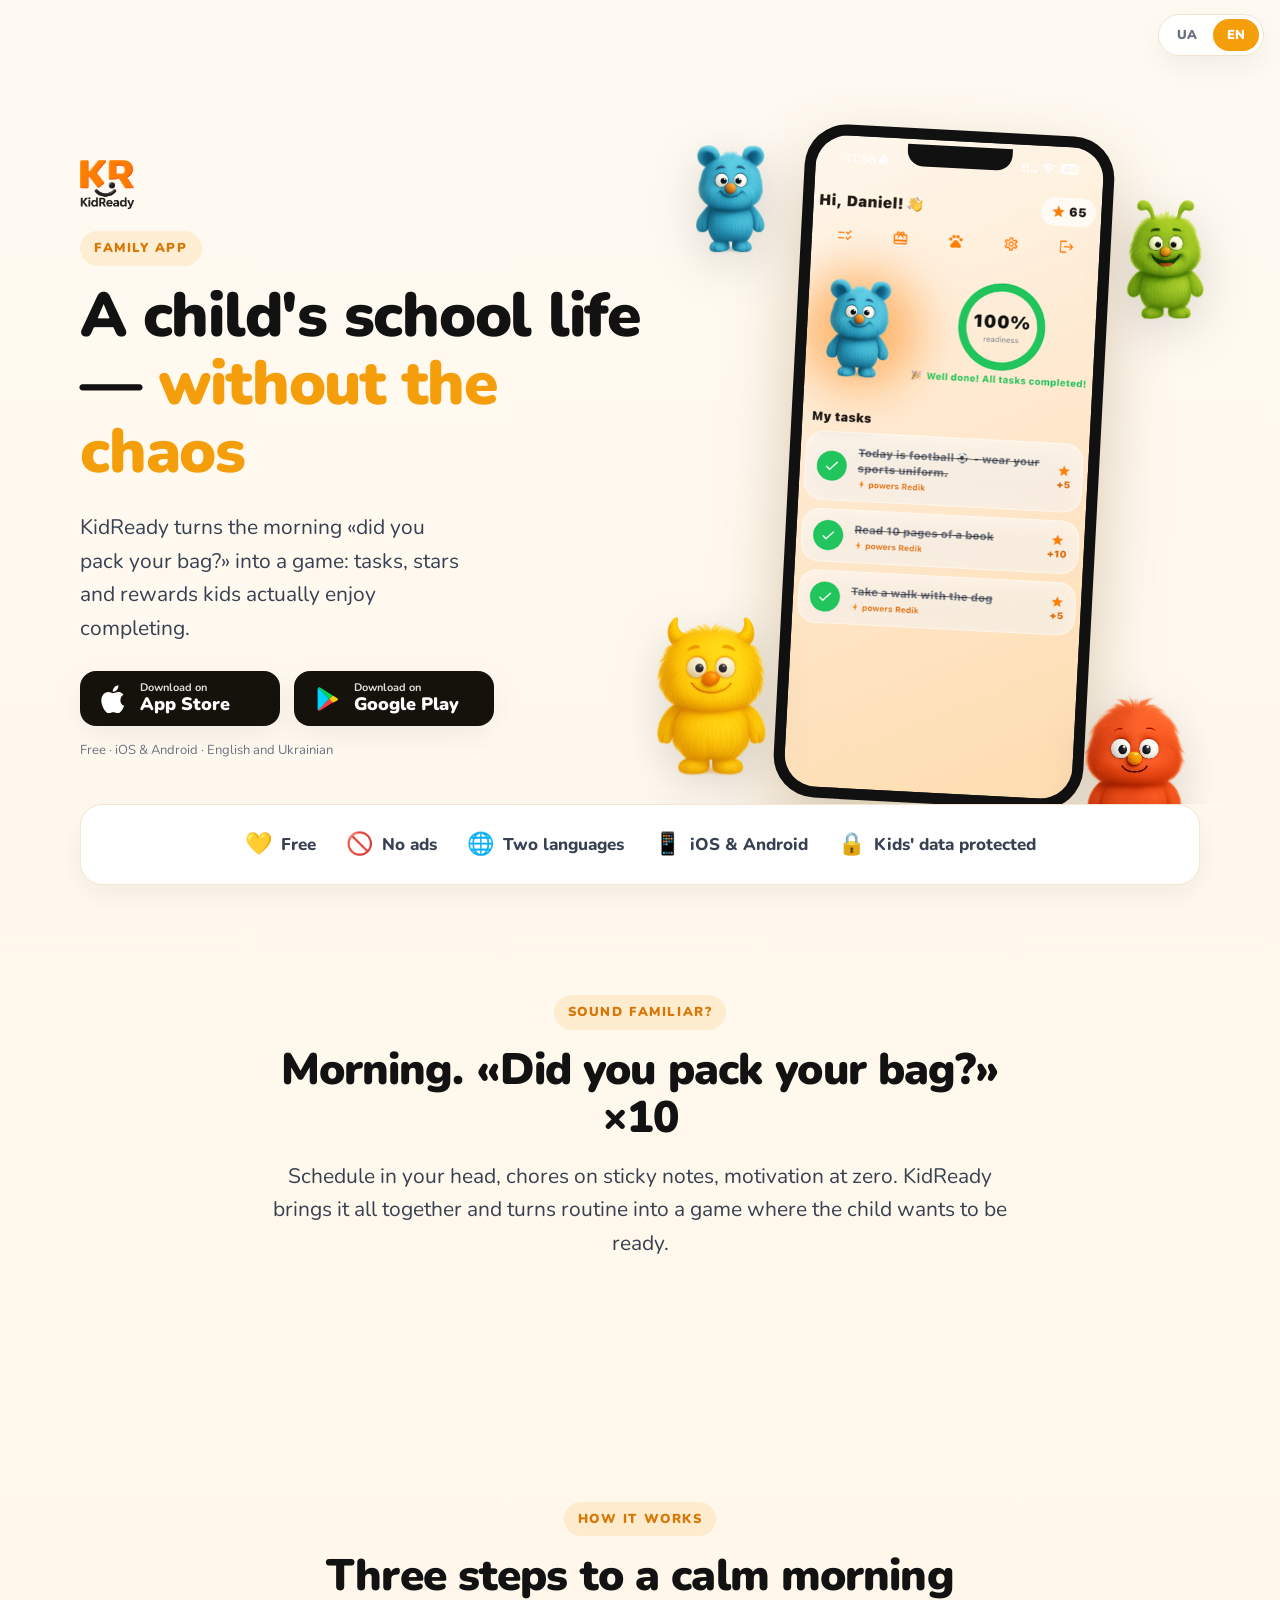
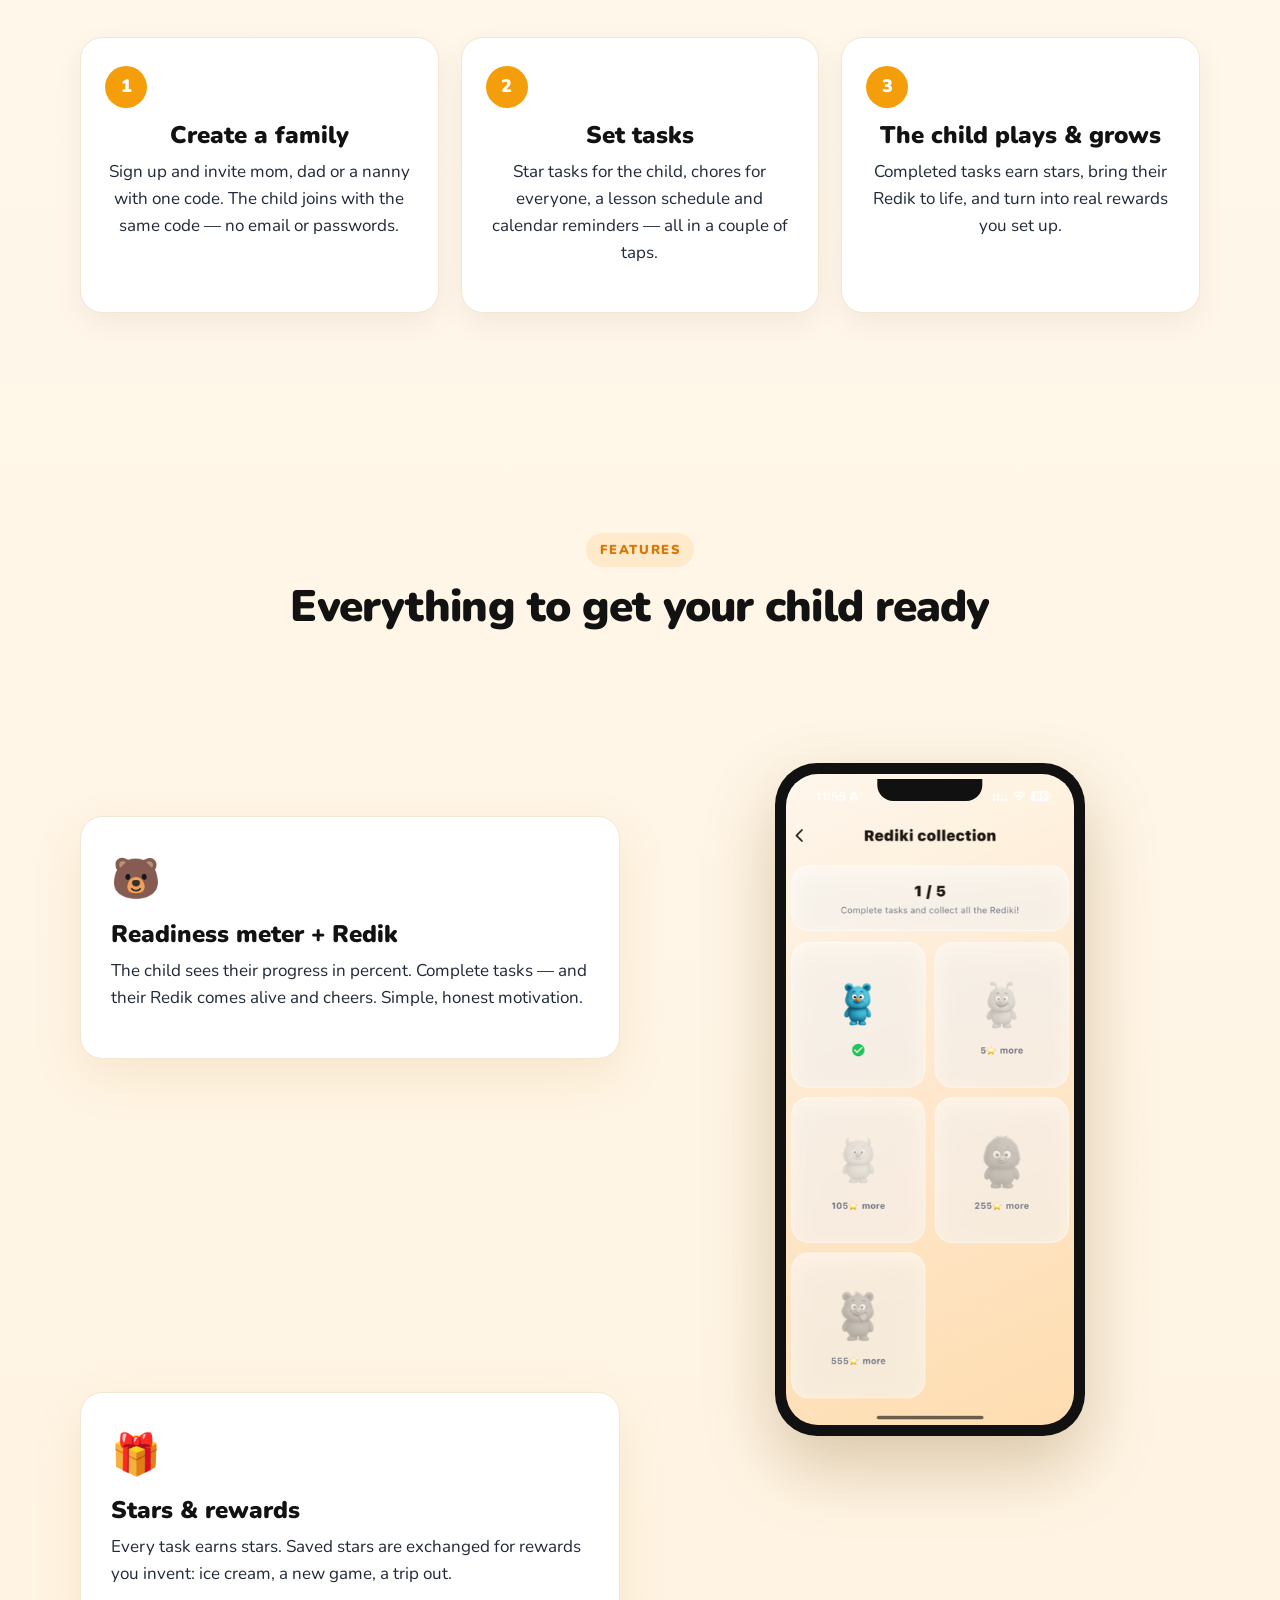
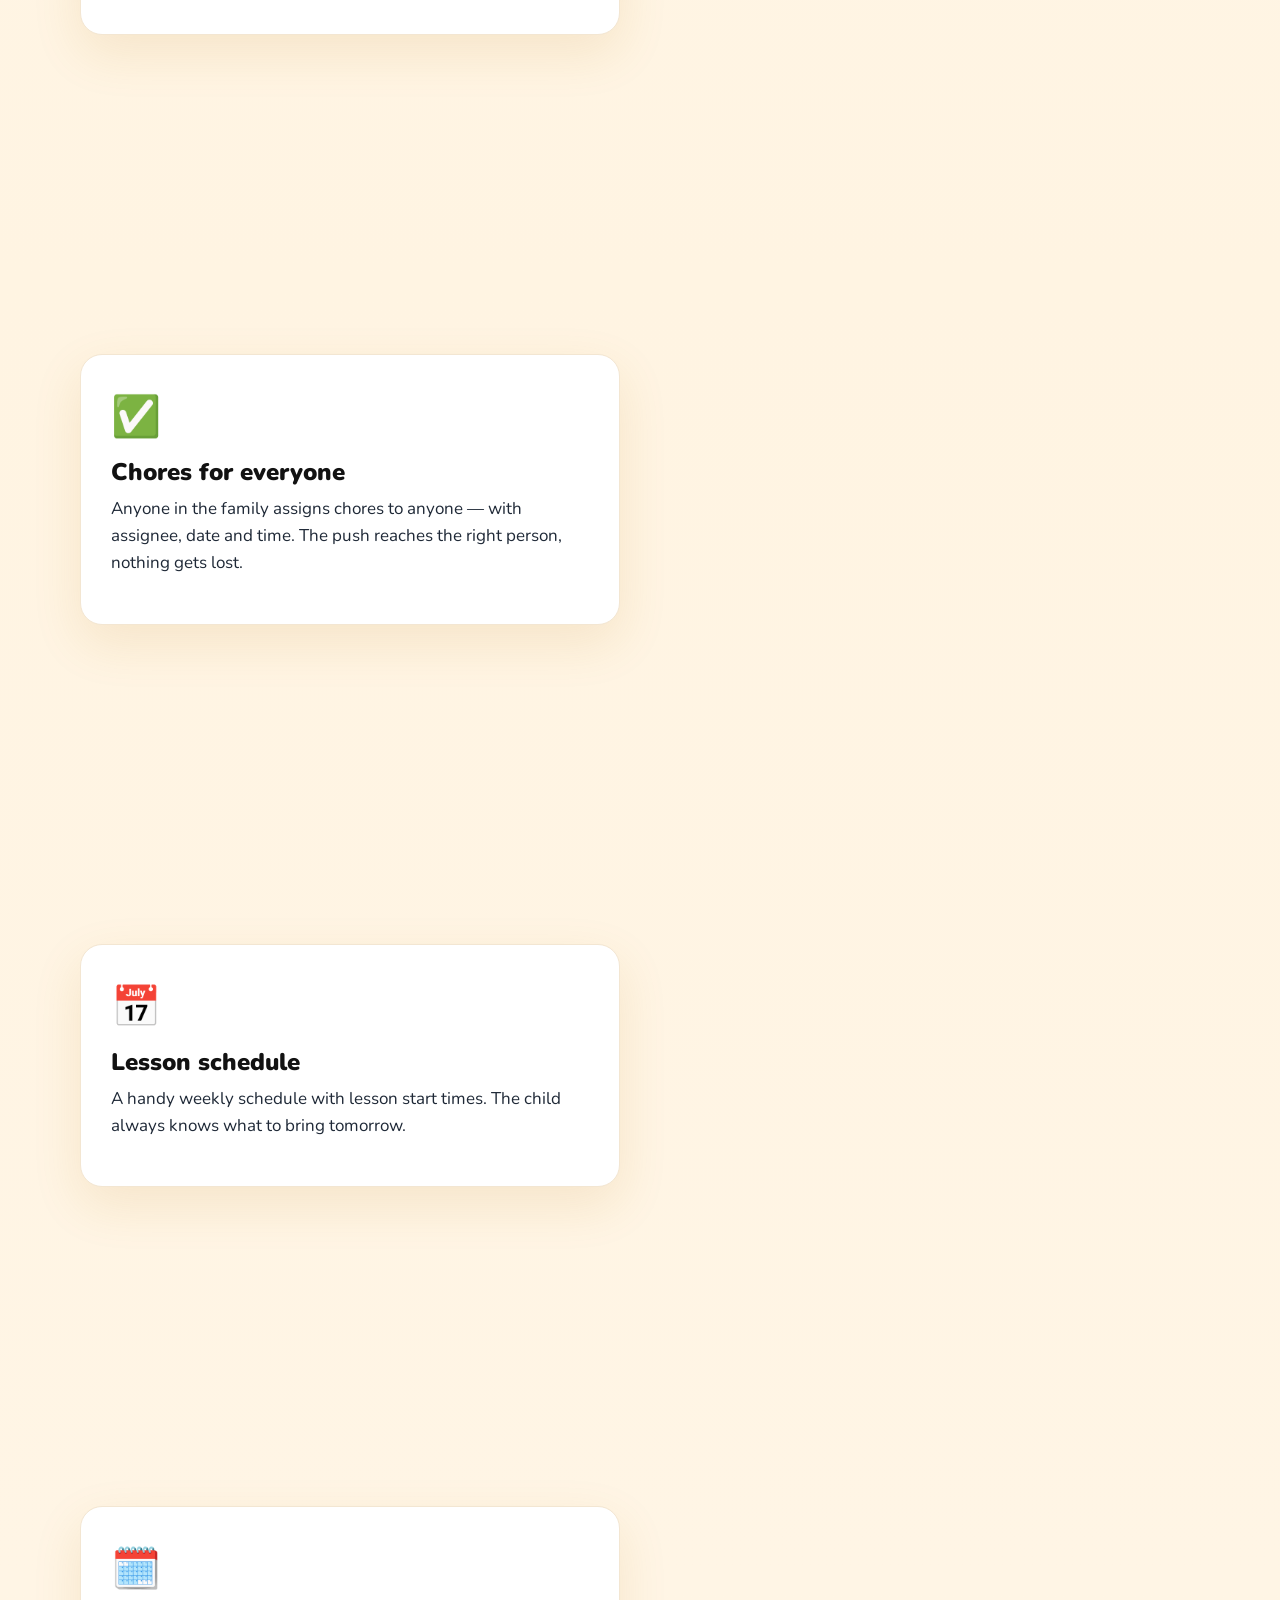
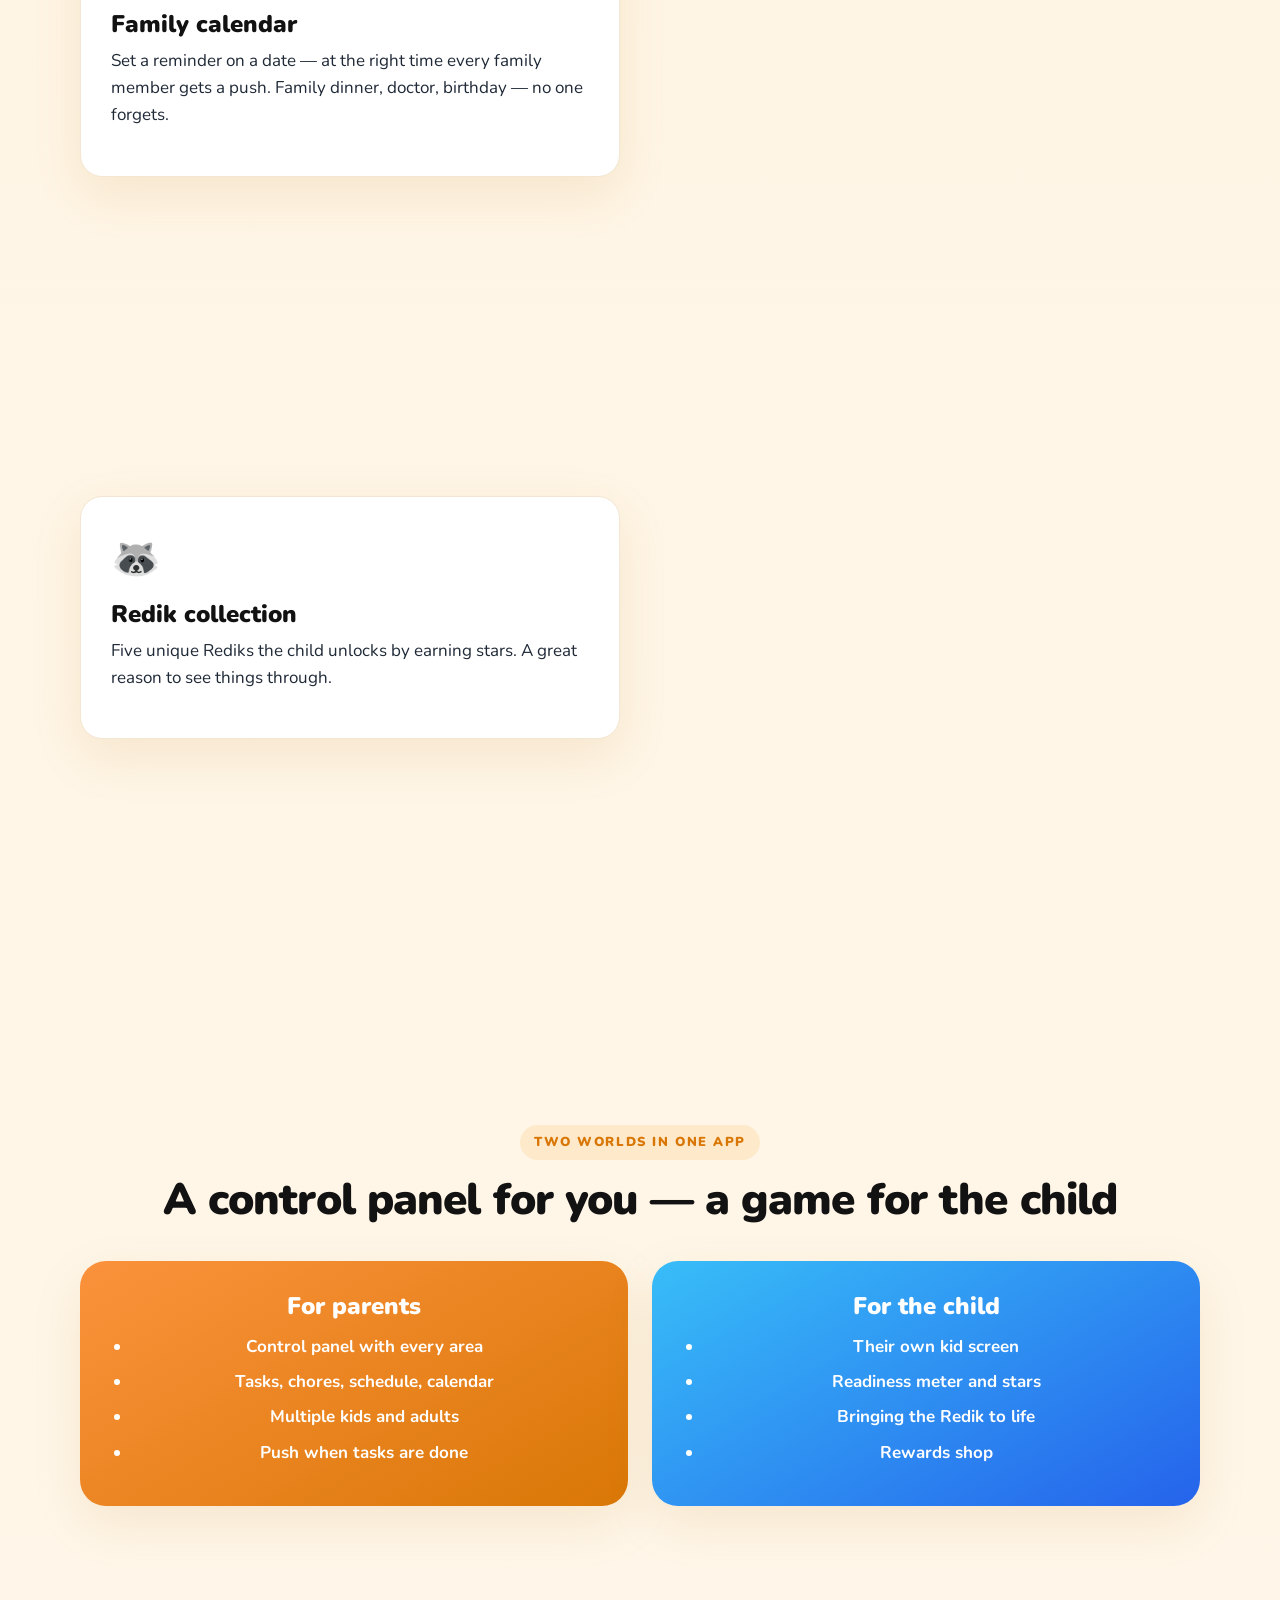
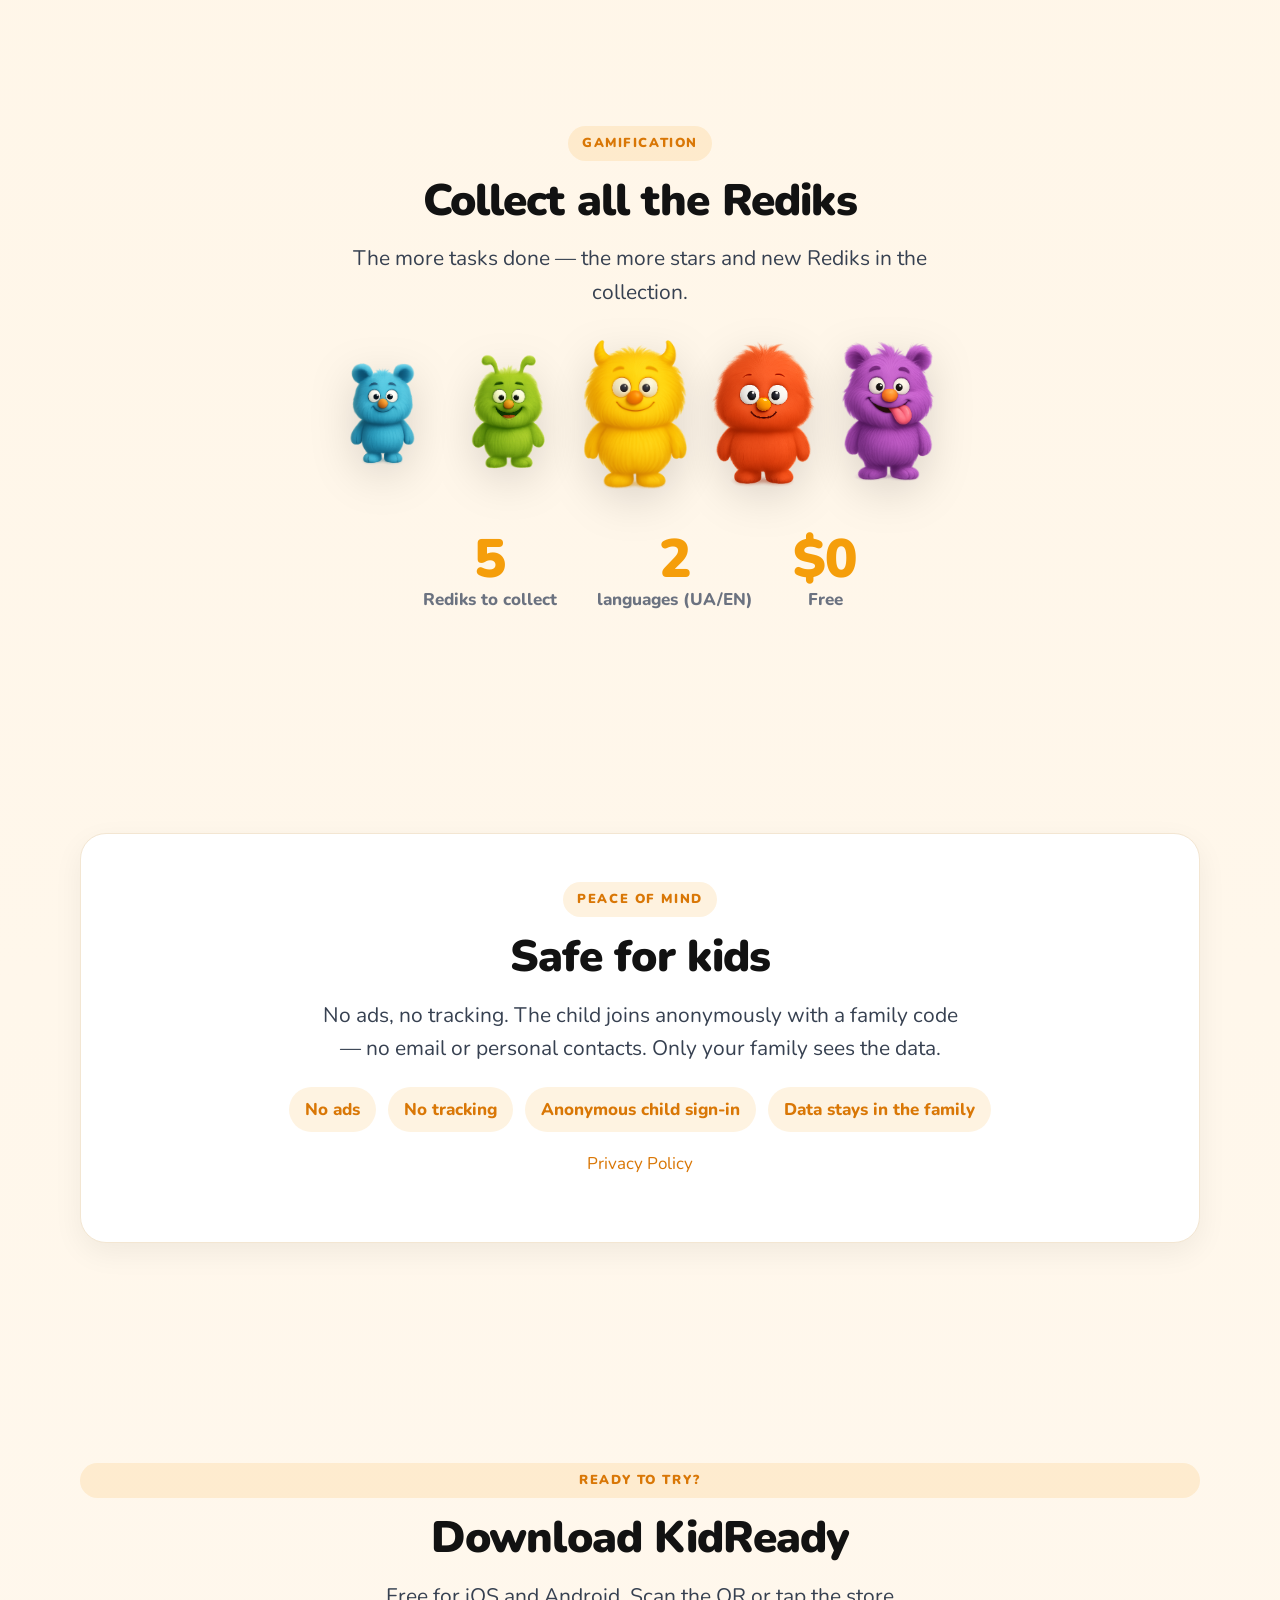
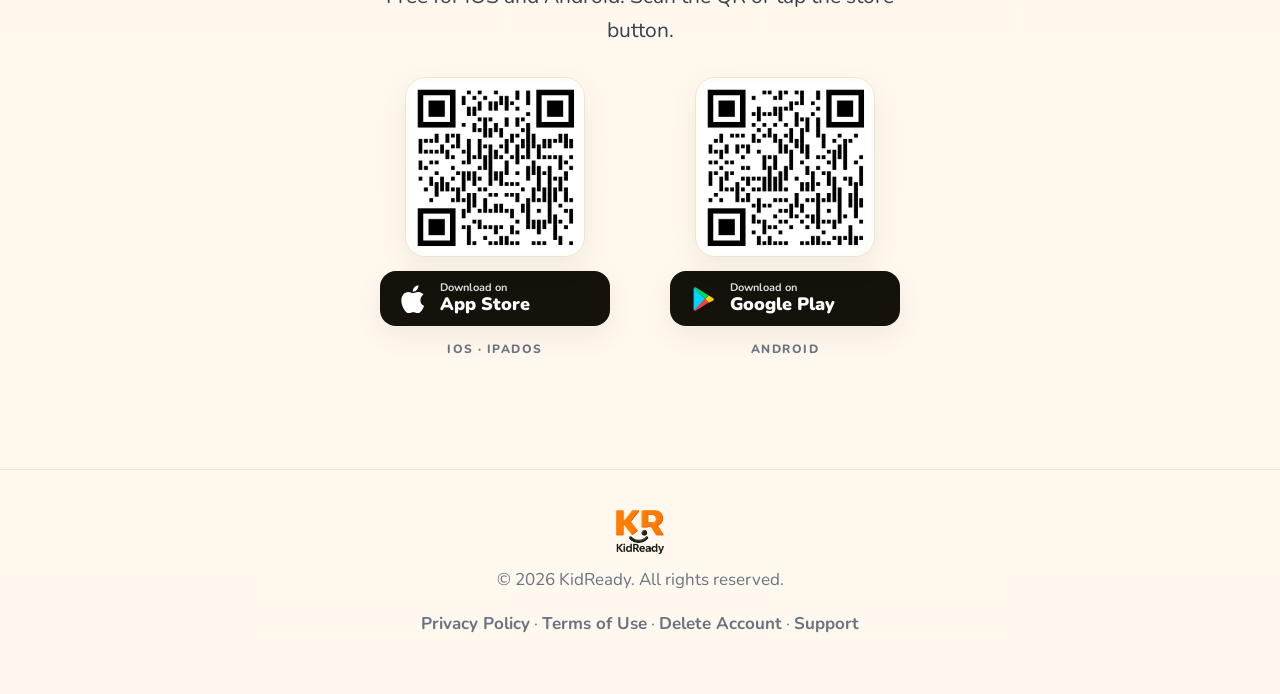
<file: index.html>
<!doctype html>
<html lang="uk">
<head>
  <meta charset="utf-8" />
  <meta name="viewport" content="width=device-width, initial-scale=1, viewport-fit=cover" />
  <title>KidReady — шкільне життя дитини без хаосу</title>
  <meta name="description" content="KidReady — сімейний застосунок, що робить шкільне життя дитини простим: задачі, зірки, винагороди, розклад і календар." />
  <link rel="icon" type="image/png" href="assets/main_logo.png" />
  <link rel="apple-touch-icon" href="assets/main_logo.png" />
  <meta property="og:title" content="KidReady — шкільне життя дитини без хаосу" />
  <meta property="og:description" content="Задачі, зірки, винагороди, розклад і календар для всієї родини. Безкоштовно, без реклами." />
  <meta property="og:image" content="assets/main_logo.png" />
  <meta property="og:type" content="website" />
  <meta property="og:url" content="https://kidready.com.ua/" />
  <link rel="canonical" href="https://kidready.com.ua/" />
  <link rel="preconnect" href="https://fonts.googleapis.com" />
  <link rel="preconnect" href="https://fonts.gstatic.com" crossorigin />
  <link href="https://fonts.googleapis.com/css2?family=Nunito:wght@400;700;800;900&display=swap&subset=cyrillic,latin" rel="stylesheet" />
  <link rel="stylesheet" href="styles.css" />
</head>
<body>

  <!-- перемикач мов -->
  <div class="lang" id="lang">
    <button data-lang="uk" type="button">UA</button>
    <button data-lang="en" type="button">EN</button>
  </div>

  <!-- ================= HERO ================= -->
  <header class="hero">
    <div class="wrap hero-grid">
      <div class="hero-text">
        <div class="logo">
          <img src="assets/main_logo_t.png" alt="KidReady" />
        </div>
        <span class="eyebrow" data-i18n="heroBadge">Сімейний застосунок</span>
        <h1 data-i18n-html="heroTitle">Шкільне життя дитини — <span class="accent">без хаосу</span></h1>
        <p class="lead sub" data-i18n="heroSub">KidReady перетворює ранкові «ти зібрав портфель?» на гру: задачі, зірки й винагороди, які дитина любить виконувати.</p>
        <div class="btn-row">
          <a class="store" href="https://apps.apple.com/ua/app/kidready-family/id6783816224" target="_blank" rel="noopener">
            <svg viewBox="0 0 24 24" fill="#fff" aria-hidden="true"><path d="M17.564 13.02c-.03-3.06 2.5-4.53 2.61-4.6-1.42-2.08-3.63-2.37-4.42-2.4-1.88-.19-3.67 1.11-4.62 1.11-.95 0-2.42-1.08-3.98-1.05-2.05.03-3.94 1.19-4.99 3.03-2.13 3.69-.54 9.15 1.53 12.14 1.01 1.46 2.21 3.1 3.79 3.04 1.52-.06 2.1-.98 3.93-.98 1.83 0 2.35.98 3.96.95 1.64-.03 2.67-1.49 3.67-2.96 1.16-1.7 1.64-3.35 1.66-3.43-.04-.02-3.18-1.22-3.21-4.85zM14.51 4.16c.84-1.02 1.4-2.43 1.25-3.84-1.21.05-2.67.81-3.53 1.82-.78.9-1.46 2.34-1.28 3.72 1.35.1 2.72-.69 3.56-1.7z"/></svg>
            <span><small data-i18n="getOn">Завантажити в</small><b>App Store</b></span>
          </a>
          <a class="store" href="https://play.google.com/store/apps/details?id=ua.com.kidready" target="_blank" rel="noopener">
            <svg viewBox="0 0 24 24" aria-hidden="true"><path fill="#00D3FF" d="M3.6 2.3c-.3.3-.5.8-.5 1.4v16.6c0 .6.2 1.1.5 1.4l.1.1L13 12.1v-.2L3.7 2.3z"/><path fill="#FFCE00" d="M16 15.2l-3-3v-.2l3-3 .1.1 3.6 2.1c1 .6 1 1.6 0 2.2L16 15.2z"/><path fill="#FF3D3D" d="M16.1 15.1L13 12 3.6 21.7c.4.4 1 .4 1.6.1l10.9-6.7z"/><path fill="#00D856" d="M16.1 8.9L5.2 2.2c-.6-.3-1.2-.3-1.6.1L13 12l3.1-3.1z"/></svg>
            <span><small data-i18n="getOn">Завантажити в</small><b>Google Play</b></span>
          </a>
        </div>
        <p class="hero-cta-note" data-i18n="heroNote">Безкоштовно · iOS та Android · українською та англійською</p>
      </div>

      <div class="hero-art">
        <img class="redik r1 float d1" src="assets/rediki-blue.png" alt="" />
        <img class="redik r2 float d2" src="assets/rediki-green.png" alt="" />
        <img class="redik r3 float d3" src="assets/rediki-yellow.png" alt="" />
        <img class="redik r4 float" src="assets/rediki-orange.png" alt="" />
        <div class="phone tilt">
          <img src="assets/screens/child100.png" data-scr="child100" alt="KidReady" />
        </div>
      </div>
    </div>
  </header>

  <!-- ================= TRUST STRIP ================= -->
  <section class="trust">
    <div class="wrap reveal">
      <div class="item"><span class="ic">💛</span><span data-i18n="trust1">Безкоштовно</span></div>
      <div class="item"><span class="ic">🚫</span><span data-i18n="trust2">Без реклами</span></div>
      <div class="item"><span class="ic">🌐</span><span data-i18n="trust3">Дві мови</span></div>
      <div class="item"><span class="ic">📱</span><span data-i18n="trust4">iOS та Android</span></div>
      <div class="item"><span class="ic">🔒</span><span data-i18n="trust5">Дитячі дані захищені</span></div>
    </div>
  </section>

  <!-- ================= PROBLEM ================= -->
  <section>
    <div class="wrap center reveal" style="max-width:760px">
      <span class="eyebrow" data-i18n="problemEyebrow">Знайомо?</span>
      <h2 data-i18n="problemTitle">Ранок. «Ти зібрав портфель?» ×10</h2>
      <p class="lead" data-i18n="problemText">Розклад у голові, доручення на папірцях, мотивація — на нулі. KidReady збирає це в одному місці й перетворює рутину на гру, де дитина сама хоче бути готовою.</p>
    </div>
  </section>

  <!-- ================= HOW IT WORKS ================= -->
  <section>
    <div class="wrap center">
      <span class="eyebrow reveal" data-i18n="howEyebrow">Як це працює</span>
      <h2 class="reveal" data-i18n="howTitle">Три кроки до спокійного ранку</h2>
      <div class="steps-grid">
        <div class="step reveal d1">
          <div class="num">1</div>
          <h3 data-i18n="step1t">Створіть родину</h3>
          <p data-i18n="step1d">Зареєструйтесь і запросіть маму, тата чи няню за одним кодом. Дитина заходить за тим самим кодом — без пошти й паролів.</p>
        </div>
        <div class="step reveal d2">
          <div class="num">2</div>
          <h3 data-i18n="step2t">Поставте задачі</h3>
          <p data-i18n="step2d">Зіркові задачі для дитини, доручення для всіх, розклад уроків і нагадування в календарі — усе за пару тапів.</p>
        </div>
        <div class="step reveal d3">
          <div class="num">3</div>
          <h3 data-i18n="step3t">Дитина грає й росте</h3>
          <p data-i18n="step3d">За виконані справи дитина отримує зірки, оживляє свого Редіка й обмінює зірки на реальні винагороди від вас.</p>
        </div>
      </div>
    </div>
  </section>

  <!-- ================= FEATURES (sticky phone) ================= -->
  <section>
    <div class="wrap center" style="margin-bottom:10px">
      <span class="eyebrow reveal" data-i18n="featEyebrow">Можливості</span>
      <h2 class="reveal" data-i18n="featTitle">Усе, щоб дитина була готова</h2>
    </div>
    <div class="wrap features-grid">
      <div class="features-left">

        <div class="feature-block" data-scr="child100">
          <div class="card reveal">
            <div class="emoji">🐻</div>
            <h3 data-i18n="f1t">Метр готовності + Редік</h3>
            <p data-i18n="f1d">Дитина бачить свій прогрес у відсотках. Виконує справи — і її Редік оживає та радіє. Проста й чесна мотивація.</p>
          </div>
          <div class="feature-phone"><div class="phone"><img src="assets/screens/child100.png" data-scr="child100" alt="" /></div></div>
        </div>

        <div class="feature-block" data-scr="rewards">
          <div class="card reveal">
            <div class="emoji">🎁</div>
            <h3 data-i18n="f2t">Зірки та винагороди</h3>
            <p data-i18n="f2d">За кожну справу — зірки. Накопичені зірки дитина обмінює на винагороди, які ви самі придумали: морозиво, нова гра, прогулянка.</p>
          </div>
          <div class="feature-phone"><div class="phone"><img src="assets/screens/rewards.png" data-scr="rewards" alt="" /></div></div>
        </div>

        <div class="feature-block" data-scr="chores">
          <div class="card reveal">
            <div class="emoji">✅</div>
            <h3 data-i18n="f3t">Доручення для всіх</h3>
            <p data-i18n="f3d">Будь-хто в родині ставить доручення будь-кому — з виконавцем, датою й часом. Пуш прилітає кому треба, нагадування не загубиться.</p>
          </div>
          <div class="feature-phone"><div class="phone"><img src="assets/screens/chores.png" data-scr="chores" alt="" /></div></div>
        </div>

        <div class="feature-block" data-scr="command">
          <div class="card reveal">
            <div class="emoji">📅</div>
            <h3 data-i18n="f4t">Розклад уроків</h3>
            <p data-i18n="f4d">Зручний тижневий розклад із часом початку уроків. Дитина завжди знає, що брати з собою завтра.</p>
          </div>
          <div class="feature-phone"><div class="phone"><img src="assets/screens/command.png" data-scr="command" alt="" /></div></div>
        </div>

        <div class="feature-block" data-scr="calendar">
          <div class="card reveal">
            <div class="emoji">🗓️</div>
            <h3 data-i18n="f5t">Сімейний календар</h3>
            <p data-i18n="f5d">Постав нагадування на дату — і в потрібний час пуш отримають усі члени родини. Сімейна вечеря, лікар, день народження — ніхто не забуде.</p>
          </div>
          <div class="feature-phone"><div class="phone"><img src="assets/screens/calendar.png" data-scr="calendar" alt="" /></div></div>
        </div>

        <div class="feature-block" data-scr="rediki">
          <div class="card reveal">
            <div class="emoji">🦝</div>
            <h3 data-i18n="f6t">Колекція Редіків</h3>
            <p data-i18n="f6d">П'ять унікальних Редіків, яких дитина відкриває, заробляючи зірки. Чудовий стимул довести справи до кінця.</p>
          </div>
          <div class="feature-phone"><div class="phone"><img src="assets/screens/rediki.png" data-scr="rediki" alt="" /></div></div>
        </div>

      </div>
      <div class="features-sticky">
        <div class="phone"><img id="sticky-screen" data-scr="child100" src="assets/screens/child100.png" alt="KidReady" /></div>
      </div>
    </div>
  </section>

  <!-- ================= TWO WORLDS ================= -->
  <section>
    <div class="wrap center">
      <span class="eyebrow reveal" data-i18n="worldsEyebrow">Два світи в одному застосунку</span>
      <h2 class="reveal" data-i18n="worldsTitle">Командний пункт для вас — гра для дитини</h2>
      <div class="worlds">
        <div class="world parents reveal d1">
          <h3 data-i18n="parentsT">Для батьків</h3>
          <ul>
            <li data-i18n="parentsLi1">Командний пункт з усіма зонами</li>
            <li data-i18n="parentsLi2">Задачі, доручення, розклад, календар</li>
            <li data-i18n="parentsLi3">Кілька дітей і кілька дорослих</li>
            <li data-i18n="parentsLi4">Пуші про виконання справ</li>
          </ul>
        </div>
        <div class="world kids reveal d2">
          <h3 data-i18n="kidsT">Для дитини</h3>
          <ul>
            <li data-i18n="kidsLi1">Власний дитячий екран</li>
            <li data-i18n="kidsLi2">Метр готовності та зірки</li>
            <li data-i18n="kidsLi3">Оживлення Редіка</li>
            <li data-i18n="kidsLi4">Магазин винагород</li>
          </ul>
        </div>
      </div>
    </div>
  </section>

  <!-- ================= COLLECTION ================= -->
  <section>
    <div class="wrap center">
      <span class="eyebrow reveal" data-i18n="collEyebrow">Гейміфікація</span>
      <h2 class="reveal" data-i18n="collTitle">Збирай усіх Редіків</h2>
      <p class="lead reveal" data-i18n="collText" style="max-width:600px;margin-inline:auto">Що більше справ виконано — то більше зірок і нових Редіків у колекції.</p>
      <div class="coll reveal">
        <img src="assets/rediki-blue.png" alt="" />
        <img src="assets/rediki-green.png" alt="" />
        <img src="assets/rediki-yellow.png" alt="" />
        <img src="assets/rediki-orange.png" alt="" />
        <img src="assets/rediki-purple.png" alt="" />
      </div>
      <div class="stats">
        <div class="stat reveal d1"><div class="n" data-count="5">5</div><div class="l" data-i18n="stat1l">Редіків зібрати</div></div>
        <div class="stat reveal d2"><div class="n" data-count="2">2</div><div class="l" data-i18n="stat2l">мови (UA/EN)</div></div>
        <div class="stat reveal d3"><div class="n" data-i18n="stat3n">0₴</div><div class="l" data-i18n="stat3l">назавжди</div></div>
      </div>
    </div>
  </section>

  <!-- ================= PRIVACY ================= -->
  <section class="privacy">
    <div class="wrap reveal">
      <span class="eyebrow" data-i18n="privEyebrow">Спокій батьків</span>
      <h2 data-i18n="privTitle">Безпечно для дітей</h2>
      <p class="lead" style="max-width:640px;margin-inline:auto" data-i18n="privText">Жодної реклами й трекінгу. Дитина заходить анонімно за сімейним кодом — без пошти й особистих контактів. Дані бачить лише ваша родина.</p>
      <div class="pills">
        <span class="pill" data-i18n="privP1">Без реклами</span>
        <span class="pill" data-i18n="privP2">Без трекінгу</span>
        <span class="pill" data-i18n="privP3">Анонімний вхід дитини</span>
        <span class="pill" data-i18n="privP4">Дані лише в родині</span>
      </div>
      <p style="margin-top:18px"><a href="privacy.html" data-i18n="privLink">Політика конфіденційності</a></p>
    </div>
  </section>

  <!-- ================= CTA / GET ================= -->
  <section id="get">
    <div class="wrap">
      <div class="wrap" style="width:100%">
        <span class="eyebrow reveal center" style="display:block" data-i18n="ctaEyebrow">Готові спробувати?</span>
        <h2 class="reveal center" data-i18n="ctaTitle">Завантажте KidReady</h2>
        <p class="lead reveal center" style="max-width:560px;margin-inline:auto" data-i18n="ctaText">Безкоштовно для iOS та Android. Скануй QR або тисни кнопку магазину.</p>
        <div class="appcards reveal">
          <div class="appcard">
            <div class="qr-wrap">
              <img class="qr" src="assets/qr-ios.png" alt="QR App Store" />
            </div>
            <a class="store" href="https://apps.apple.com/ua/app/kidready-family/id6783816224" target="_blank" rel="noopener">
              <svg viewBox="0 0 24 24" fill="#fff" aria-hidden="true"><path d="M17.564 13.02c-.03-3.06 2.5-4.53 2.61-4.6-1.42-2.08-3.63-2.37-4.42-2.4-1.88-.19-3.67 1.11-4.62 1.11-.95 0-2.42-1.08-3.98-1.05-2.05.03-3.94 1.19-4.99 3.03-2.13 3.69-.54 9.15 1.53 12.14 1.01 1.46 2.21 3.1 3.79 3.04 1.52-.06 2.1-.98 3.93-.98 1.83 0 2.35.98 3.96.95 1.64-.03 2.67-1.49 3.67-2.96 1.16-1.7 1.64-3.35 1.66-3.43-.04-.02-3.18-1.22-3.21-4.85zM14.51 4.16c.84-1.02 1.4-2.43 1.25-3.84-1.21.05-2.67.81-3.53 1.82-.78.9-1.46 2.34-1.28 3.72 1.35.1 2.72-.69 3.56-1.7z"/></svg>
              <span><small data-i18n="getOn">Завантажити в</small><b>App Store</b></span>
            </a>
            <span class="cap">iOS · iPadOS</span>
          </div>
          <div class="appcard">
            <div class="qr-wrap">
              <img class="qr" src="assets/qr-and.png" alt="QR Google Play" />
            </div>
            <a class="store" href="https://play.google.com/store/apps/details?id=ua.com.kidready" target="_blank" rel="noopener">
              <svg viewBox="0 0 24 24" aria-hidden="true"><path fill="#00D3FF" d="M3.6 2.3c-.3.3-.5.8-.5 1.4v16.6c0 .6.2 1.1.5 1.4l.1.1L13 12.1v-.2L3.7 2.3z"/><path fill="#FFCE00" d="M16 15.2l-3-3v-.2l3-3 .1.1 3.6 2.1c1 .6 1 1.6 0 2.2L16 15.2z"/><path fill="#FF3D3D" d="M16.1 15.1L13 12 3.6 21.7c.4.4 1 .4 1.6.1l10.9-6.7z"/><path fill="#00D856" d="M16.1 8.9L5.2 2.2c-.6-.3-1.2-.3-1.6.1L13 12l3.1-3.1z"/></svg>
              <span><small data-i18n="getOn">Завантажити в</small><b>Google Play</b></span>
            </a>
            <span class="cap">Android</span>
          </div>
        </div>
      </div>
    </div>
  </section>

  <!-- ================= FOOTER ================= -->
  <footer>
    <img class="flogo" src="assets/main_logo_t.png" alt="KidReady" />
    <p data-i18n="footRights">© 2026 KidReady. Усі права захищено.</p>
    <p>
      <a href="privacy.html" data-i18n="footPrivacy">Політика конфіденційності</a> ·
      <a href="terms.html" data-i18n="footTerms">Умови використання</a> ·
      <a href="delete-account.html" data-i18n="footDelete">Видалення акаунта</a> ·
      <a href="mailto:support@kidready.com.ua" data-i18n="footSupport">Підтримка</a>
    </p>
  </footer>

  <script src="app.js"></script>
</body>
</html>
</file>
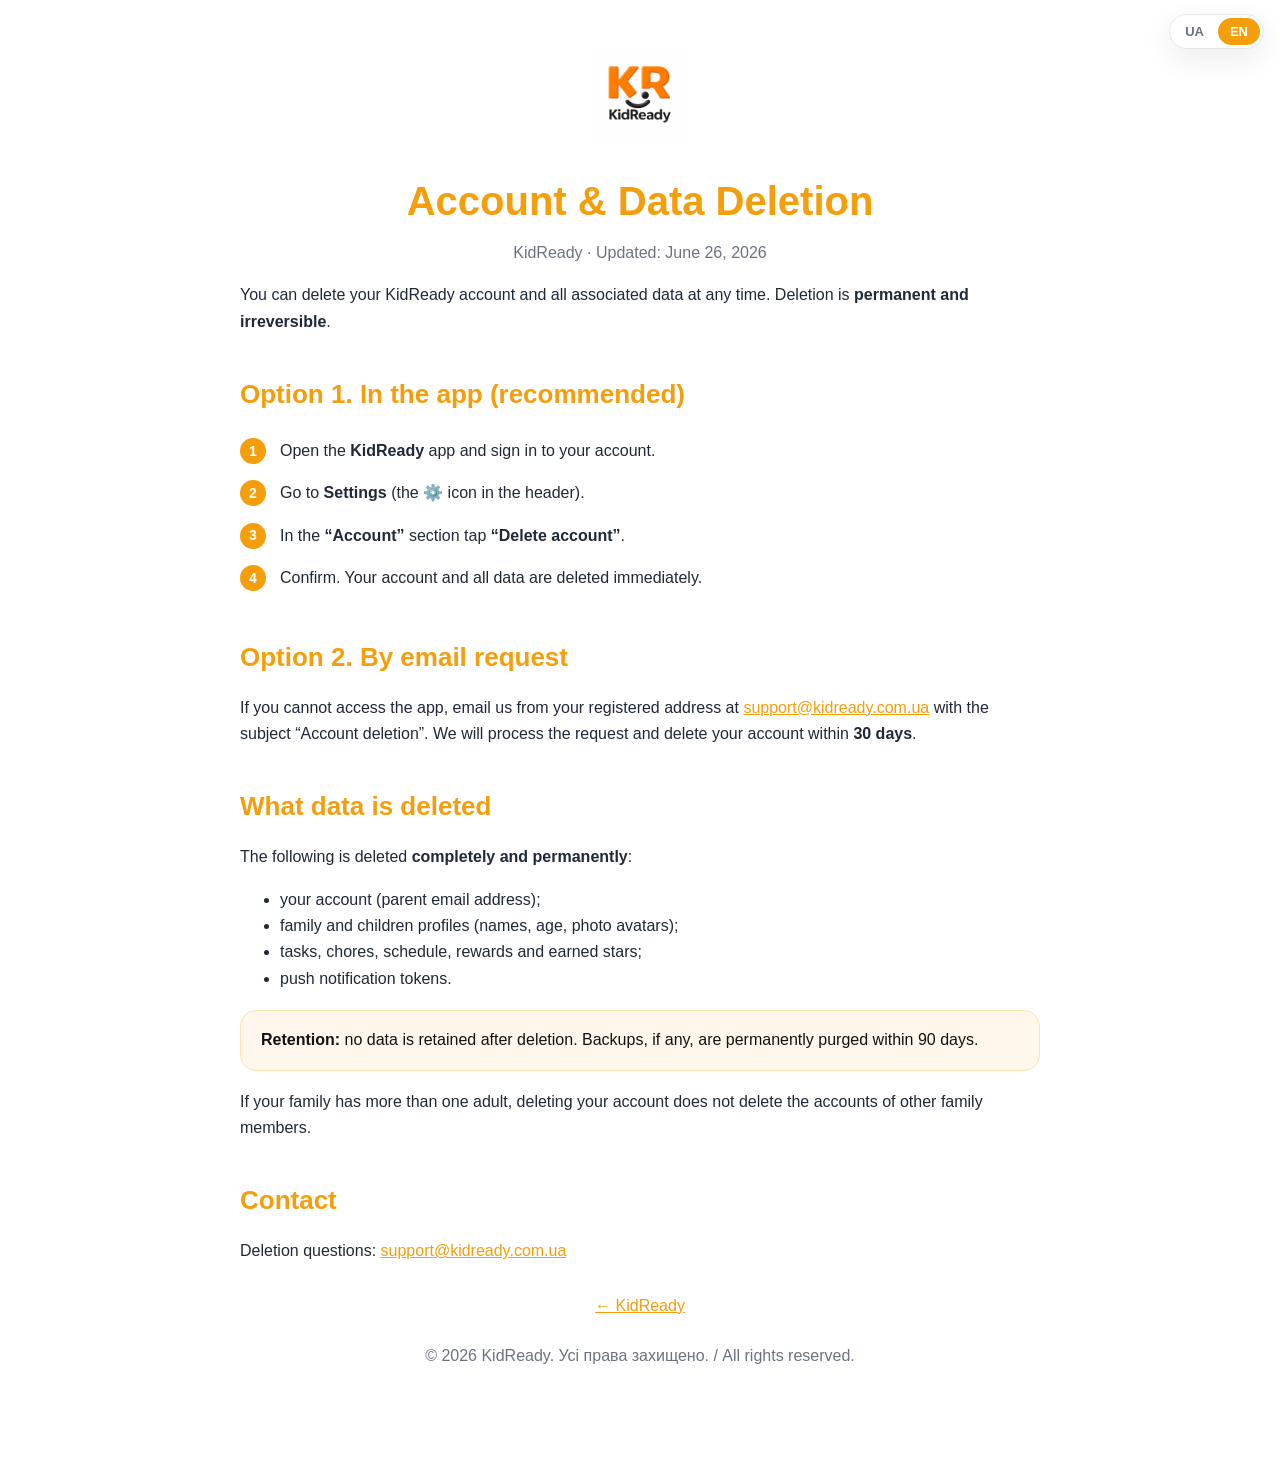
<file: delete-account.html>
<!doctype html>
<html lang="uk">
<head>
  <meta charset="utf-8" />
  <meta name="viewport" content="width=device-width, initial-scale=1, viewport-fit=cover" />
  <title>KidReady — Видалення акаунта / Account Deletion</title>
  <meta name="description" content="Як видалити акаунт і дані KidReady / How to delete your KidReady account and data" />
  <link rel="icon" type="image/png" href="assets/main_logo.png">
  <link rel="apple-touch-icon" href="assets/main_logo.png">
  <style>
    :root{ --brand:#f59e0b; --text:#121212; --muted:#6b7280; --bg:#fff; --radius:16px; }
    *{box-sizing:border-box}
    html,body{margin:0; background:var(--bg); color:var(--text);
      font:16px/1.65 -apple-system,BlinkMacSystemFont,"Segoe UI",Roboto,Inter,Helvetica,Arial,sans-serif;}
    .wrap{ width:min(800px,92vw); margin:0 auto; padding:40px 0 64px; }
    .logo{ display:block; width:96px; height:auto; margin:8px auto 24px; }
    h1{ color:var(--brand); font-size:clamp(28px,5vw,40px); text-align:center; margin:0 0 6px; }
    h2{ color:var(--brand); font-size:clamp(20px,3vw,26px); margin:38px 0 10px; }
    h3{ font-size:18px; margin:22px 0 6px; }
    p,li{ color:#1f2937; }
    a{ color:var(--brand); }
    .muted{ color:var(--muted); text-align:center; margin:0 0 8px; }
    .steps{ counter-reset:step; list-style:none; padding-left:0; }
    .steps li{ position:relative; padding:6px 0 6px 40px; margin:4px 0; }
    .steps li::before{ counter-increment:step; content:counter(step); position:absolute; left:0; top:6px;
      width:26px; height:26px; border-radius:50%; background:var(--brand); color:#fff; font-weight:800;
      display:flex; align-items:center; justify-content:center; font-size:14px; }
    .card{ background:#fff7ec; border:1px solid #fde2b3; border-radius:var(--radius); padding:16px 20px; margin:18px 0; }
    .sep{ height:1px; background:#eee; margin:48px 0; border:0; }
    footer{ text-align:center; color:var(--muted); padding:24px 0; }
    .back{ display:block; text-align:center; margin-top:28px; }
    .langsw{ position:fixed; top:14px; right:16px; z-index:20; display:flex; gap:2px;
      background:#fff; border:1px solid #e5e7eb; border-radius:999px; padding:3px; box-shadow:0 10px 30px rgba(0,0,0,.08); }
    .langsw button{ border:0; background:transparent; color:var(--muted); font-weight:800; font-size:13px;
      padding:6px 12px; border-radius:999px; cursor:pointer; }
    .langsw button.active{ background:var(--brand); color:#fff; }
    #en{ display:none; }
  </style>
</head>
<body>
  <div class="langsw" id="langsw">
    <button data-lang="uk" type="button">UA</button>
    <button data-lang="en" type="button">EN</button>
  </div>
  <div class="wrap">
    <a href="index.html" aria-label="KidReady — на головну"><img class="logo" src="assets/main_logo.png" alt="KidReady" /></a>

    <!-- ================= УКРАЇНСЬКА ================= -->
    <section id="uk">
      <h1>Видалення акаунта та даних</h1>
      <p class="muted">KidReady · Оновлено: 26 червня 2026 р.</p>

      <p>Ви можете будь-коли видалити свій акаунт KidReady разом з усіма пов'язаними даними. Видалення є <strong>остаточним і безповоротним</strong>.</p>

      <h2>Спосіб 1. Просто в застосунку (рекомендовано)</h2>
      <ol class="steps">
        <li>Відкрийте застосунок <strong>KidReady</strong> і увійдіть у свій акаунт.</li>
        <li>Перейдіть у <strong>Налаштування</strong> (значок ⚙️ у шапці).</li>
        <li>У розділі <strong>«Акаунт»</strong> натисніть <strong>«Видалити акаунт»</strong>.</li>
        <li>Підтвердьте видалення. Акаунт і всі дані буде видалено негайно.</li>
      </ol>

      <h2>Спосіб 2. На запит електронною поштою</h2>
      <p>Якщо ви не маєте доступу до застосунку, напишіть нам із вашої зареєстрованої адреси на
      <a href="mailto:support@kidready.com.ua?subject=Видалення%20акаунта%20KidReady">support@kidready.com.ua</a>
      із темою «Видалення акаунта». Ми обробимо запит і видалимо ваш акаунт упродовж <strong>30 днів</strong>.</p>

      <h2>Які дані видаляються</h2>
      <p>Видаляються <strong>повністю та назавжди</strong>:</p>
      <ul>
        <li>обліковий запис (електронна адреса батьків);</li>
        <li>профілі родини та дітей (імена, вік, фото-аватарки);</li>
        <li>завдання, доручення, розклад, винагороди та зароблені зірки;</li>
        <li>токени пуш-сповіщень.</li>
      </ul>
      <div class="card">
        <strong>Період зберігання:</strong> після видалення дані не зберігаються. Резервні копії, якщо такі існують, остаточно очищаються впродовж 90 днів.
      </div>
      <p>Якщо ваша родина має кількох дорослих, видалення вашого акаунта не видаляє акаунти інших членів родини.</p>

      <h2>Контакти</h2>
      <p>Питання щодо видалення: <a href="mailto:support@kidready.com.ua">support@kidready.com.ua</a></p>
    </section>

    <!-- ================= ENGLISH ================= -->
    <section id="en">
      <h1>Account &amp; Data Deletion</h1>
      <p class="muted">KidReady · Updated: June 26, 2026</p>

      <p>You can delete your KidReady account and all associated data at any time. Deletion is <strong>permanent and irreversible</strong>.</p>

      <h2>Option 1. In the app (recommended)</h2>
      <ol class="steps">
        <li>Open the <strong>KidReady</strong> app and sign in to your account.</li>
        <li>Go to <strong>Settings</strong> (the ⚙️ icon in the header).</li>
        <li>In the <strong>“Account”</strong> section tap <strong>“Delete account”</strong>.</li>
        <li>Confirm. Your account and all data are deleted immediately.</li>
      </ol>

      <h2>Option 2. By email request</h2>
      <p>If you cannot access the app, email us from your registered address at
      <a href="mailto:support@kidready.com.ua?subject=KidReady%20Account%20Deletion">support@kidready.com.ua</a>
      with the subject “Account deletion”. We will process the request and delete your account within <strong>30 days</strong>.</p>

      <h2>What data is deleted</h2>
      <p>The following is deleted <strong>completely and permanently</strong>:</p>
      <ul>
        <li>your account (parent email address);</li>
        <li>family and children profiles (names, age, photo avatars);</li>
        <li>tasks, chores, schedule, rewards and earned stars;</li>
        <li>push notification tokens.</li>
      </ul>
      <div class="card">
        <strong>Retention:</strong> no data is retained after deletion. Backups, if any, are permanently purged within 90 days.
      </div>
      <p>If your family has more than one adult, deleting your account does not delete the accounts of other family members.</p>

      <h2>Contact</h2>
      <p>Deletion questions: <a href="mailto:support@kidready.com.ua">support@kidready.com.ua</a></p>
    </section>

    <a class="back" href="index.html">← KidReady</a>
    <footer>© 2026 KidReady. Усі права захищено. / All rights reserved.</footer>
  </div>
  <script>
    (function(){
      let lang = localStorage.getItem('kr_lang') ||
        ((navigator.language||'uk').toLowerCase().startsWith('uk') ? 'uk' : 'en');
      function apply(l){
        lang = l; localStorage.setItem('kr_lang', l);
        document.documentElement.lang = l;
        document.getElementById('uk').style.display = l === 'uk' ? 'block' : 'none';
        document.getElementById('en').style.display = l === 'en' ? 'block' : 'none';
        document.querySelectorAll('#langsw button').forEach(b => b.classList.toggle('active', b.dataset.lang === l));
      }
      document.querySelectorAll('#langsw button').forEach(b =>
        b.addEventListener('click', () => apply(b.dataset.lang)));
      apply(lang);
    })();
  </script>
</body>
</html>
</file>
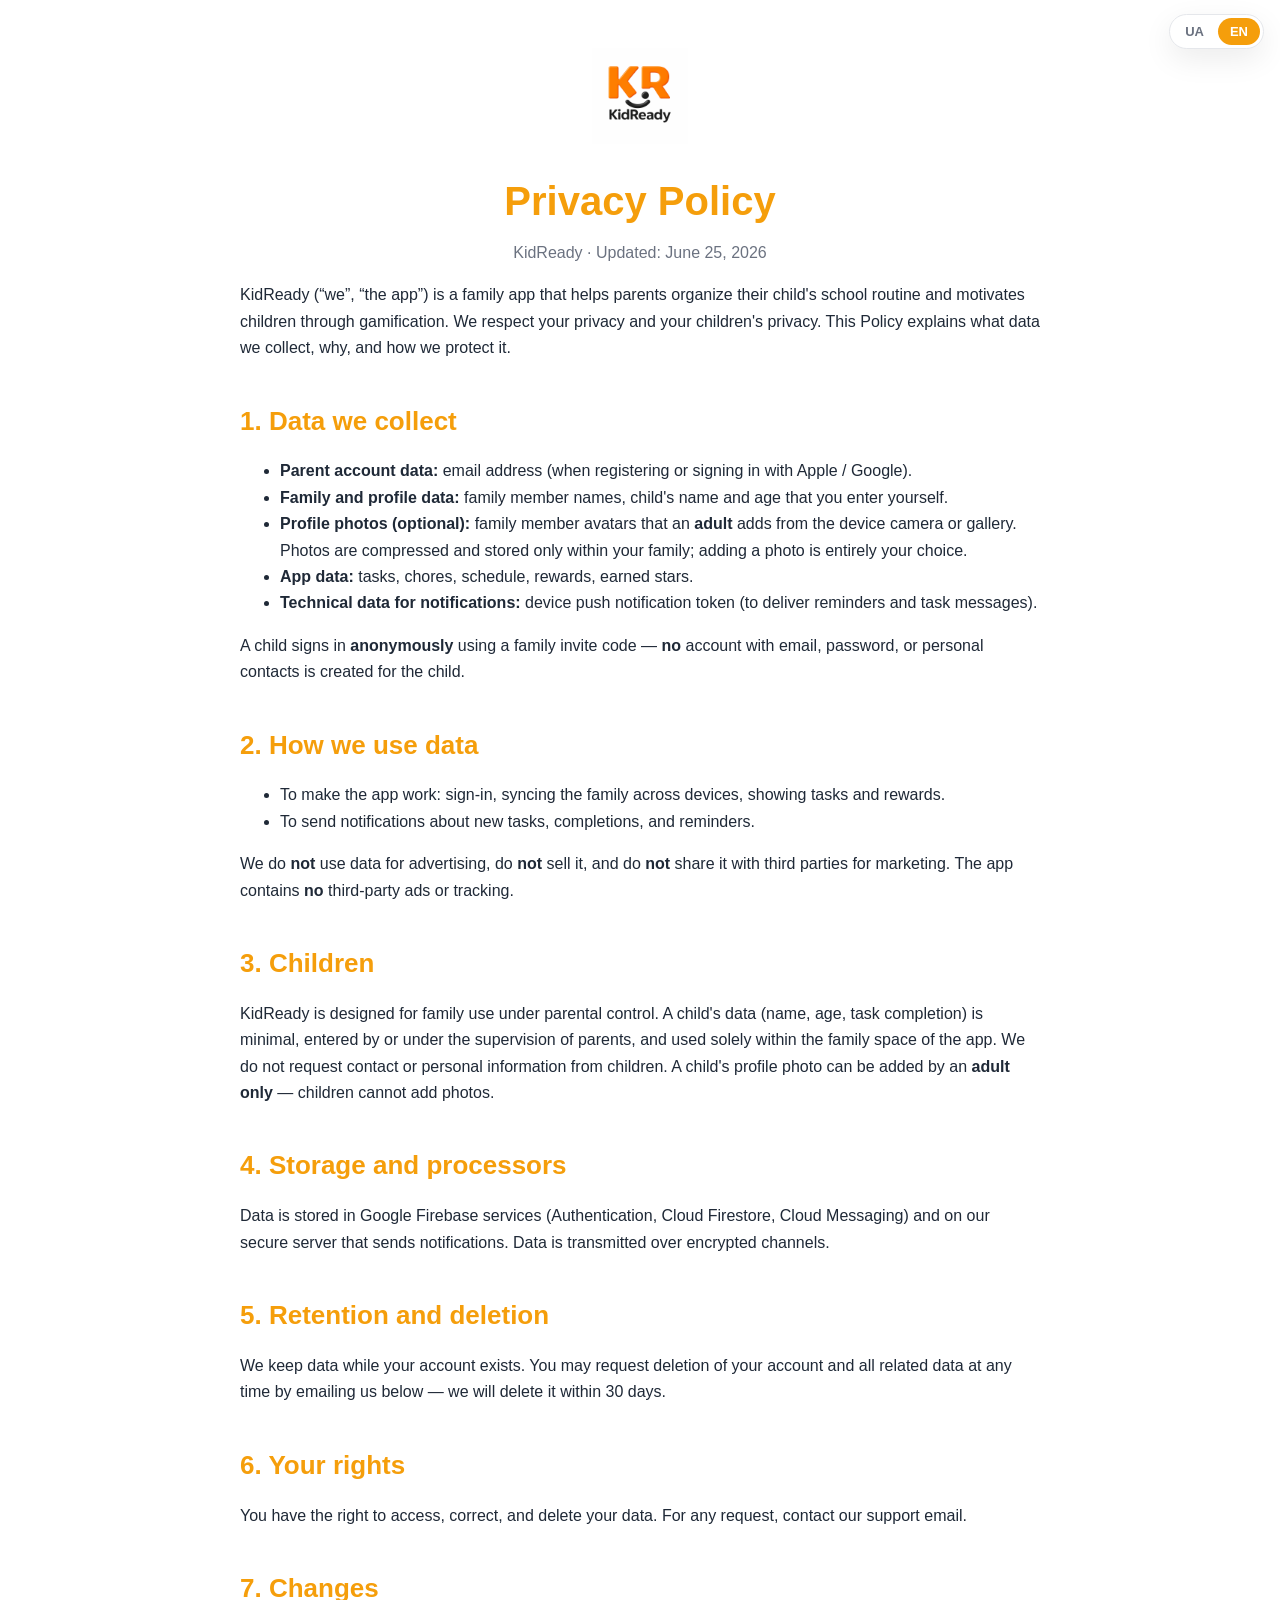
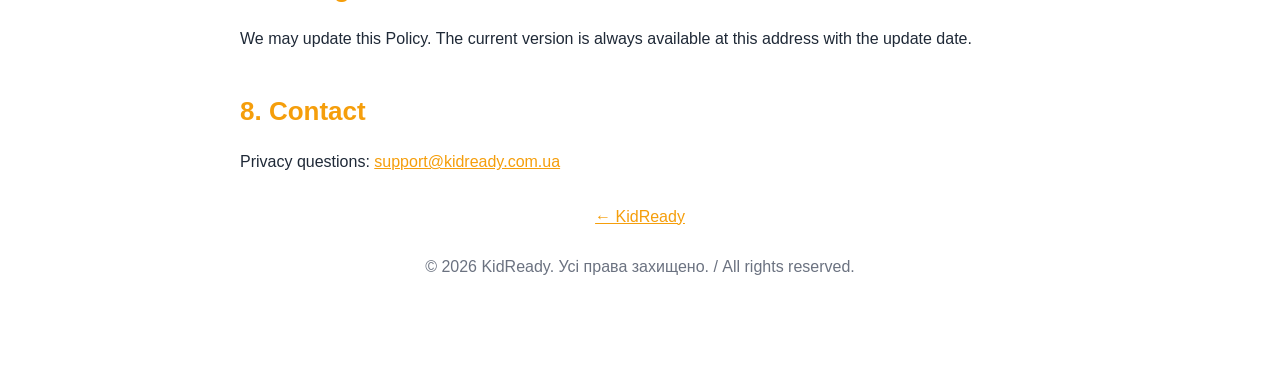
<file: privacy.html>
<!doctype html>
<html lang="uk">
<head>
  <meta charset="utf-8" />
  <meta name="viewport" content="width=device-width, initial-scale=1, viewport-fit=cover" />
  <title>KidReady — Політика конфіденційності / Privacy Policy</title>
  <meta name="description" content="Політика конфіденційності застосунку KidReady / KidReady Privacy Policy" />
  <link rel="icon" type="image/png" href="assets/main_logo.png">
  <link rel="apple-touch-icon" href="assets/main_logo.png">
  <style>
    :root{ --brand:#f59e0b; --text:#121212; --muted:#6b7280; --bg:#fff; --radius:16px; }
    *{box-sizing:border-box}
    html,body{margin:0; background:var(--bg); color:var(--text);
      font:16px/1.65 -apple-system,BlinkMacSystemFont,"Segoe UI",Roboto,Inter,Helvetica,Arial,sans-serif;}
    .wrap{ width:min(800px,92vw); margin:0 auto; padding:40px 0 64px; }
    .logo{ display:block; width:96px; height:auto; margin:8px auto 24px; }
    h1{ color:var(--brand); font-size:clamp(28px,5vw,40px); text-align:center; margin:0 0 6px; }
    h2{ color:var(--brand); font-size:clamp(20px,3vw,26px); margin:38px 0 10px; }
    h3{ font-size:18px; margin:22px 0 6px; }
    p,li{ color:#1f2937; }
    a{ color:var(--brand); }
    .muted{ color:var(--muted); text-align:center; margin:0 0 8px; }
    .sep{ height:1px; background:#eee; margin:48px 0; border:0; }
    footer{ text-align:center; color:var(--muted); padding:24px 0; }
    .back{ display:block; text-align:center; margin-top:28px; }
    .langsw{ position:fixed; top:14px; right:16px; z-index:20; display:flex; gap:2px;
      background:#fff; border:1px solid #e5e7eb; border-radius:999px; padding:3px; box-shadow:0 10px 30px rgba(0,0,0,.08); }
    .langsw button{ border:0; background:transparent; color:var(--muted); font-weight:800; font-size:13px;
      padding:6px 12px; border-radius:999px; cursor:pointer; }
    .langsw button.active{ background:var(--brand); color:#fff; }
    #en{ display:none; }
  </style>
</head>
<body>
  <div class="langsw" id="langsw">
    <button data-lang="uk" type="button">UA</button>
    <button data-lang="en" type="button">EN</button>
  </div>
  <div class="wrap">
    <a href="index.html" aria-label="KidReady — на головну"><img class="logo" src="assets/main_logo.png" alt="KidReady" /></a>

    <!-- ================= УКРАЇНСЬКА ================= -->
    <section id="uk">
      <h1>Політика конфіденційності</h1>
      <p class="muted">KidReady · Оновлено: 25 червня 2026 р.</p>

      <p>KidReady («ми», «застосунок») — сімейний застосунок, що допомагає батькам організувати шкільне життя дитини, а дітей мотивує гейміфікацією. Ми поважаємо вашу приватність і приватність ваших дітей. Ця Політика пояснює, які дані ми збираємо, навіщо та як їх захищаємо.</p>

      <h2>1. Які дані ми збираємо</h2>
      <ul>
        <li><strong>Дані облікового запису батьків:</strong> адреса електронної пошти (під час реєстрації або входу через Apple / Google).</li>
        <li><strong>Дані родини та профілів:</strong> імена членів родини, ім'я та вік дитини, які ви вводите самостійно.</li>
        <li><strong>Фото профілю (необов'язково):</strong> аватарки членів родини, які <strong>дорослий</strong> додає з камери або галереї пристрою. Фото стискається й зберігається лише в межах вашої родини; додавання фото — повністю на ваш розсуд.</li>
        <li><strong>Дані застосунку:</strong> завдання, доручення, розклад, винагороди, зароблені зірки.</li>
        <li><strong>Технічні дані для сповіщень:</strong> токен пуш-сповіщень пристрою (щоб доставляти нагадування та повідомлення про задачі).</li>
      </ul>
      <p>Дитина входить у застосунок <strong>анонімно</strong> за сімейним кодом-запрошенням — для дитини <strong>не створюється</strong> обліковий запис із поштою, паролем чи особистими контактами.</p>

      <h2>2. Навіщо ми використовуємо дані</h2>
      <ul>
        <li>Щоб застосунок працював: вхід, синхронізація родини між пристроями, відображення завдань і винагород.</li>
        <li>Щоб надсилати сповіщення про нові задачі, їх виконання та нагадування.</li>
      </ul>
      <p>Ми <strong>не</strong> використовуємо дані для реклами, <strong>не</strong> продаємо їх і <strong>не</strong> передаємо третім сторонам для маркетингу. У застосунку <strong>немає</strong> сторонньої реклами та трекінгу.</p>

      <h2>3. Діти</h2>
      <p>KidReady призначений для використання родиною під контролем батьків. Дані дитини (ім'я, вік, виконання завдань) мінімальні, вводяться батьками або під їхнім наглядом і використовуються виключно всередині родинного простору застосунку. Ми не запитуємо в дітей контактних чи особистих даних. Фото профілю дитини може додати <strong>лише дорослий</strong> — діти не мають доступу до додавання фото.</p>

      <h2>4. Зберігання та обробники</h2>
      <p>Дані зберігаються в сервісах Google Firebase (Authentication, Cloud Firestore, Cloud Messaging) та на нашому захищеному сервері, що відправляє сповіщення. Передавання даних відбувається шифрованими каналами.</p>

      <h2>5. Зберігання та видалення</h2>
      <p>Ми зберігаємо дані, доки існує ваш обліковий запис. Ви можете будь-коли попросити видалити обліковий запис і всі пов'язані дані, написавши нам на пошту нижче — ми видалимо їх протягом 30 днів.</p>

      <h2>6. Ваші права</h2>
      <p>Ви маєте право на доступ, виправлення та видалення своїх даних. Для будь-якого запиту звертайтесь на пошту підтримки.</p>

      <h2>7. Зміни</h2>
      <p>Ми можемо оновлювати цю Політику. Актуальна версія завжди доступна за цією адресою з датою оновлення.</p>

      <h2>8. Контакти</h2>
      <p>Питання щодо приватності: <a href="mailto:support@kidready.com.ua">support@kidready.com.ua</a></p>
    </section>

    <!-- ================= ENGLISH ================= -->
    <section id="en">
      <h1>Privacy Policy</h1>
      <p class="muted">KidReady · Updated: June 25, 2026</p>

      <p>KidReady (“we”, “the app”) is a family app that helps parents organize their child's school routine and motivates children through gamification. We respect your privacy and your children's privacy. This Policy explains what data we collect, why, and how we protect it.</p>

      <h2>1. Data we collect</h2>
      <ul>
        <li><strong>Parent account data:</strong> email address (when registering or signing in with Apple / Google).</li>
        <li><strong>Family and profile data:</strong> family member names, child's name and age that you enter yourself.</li>
        <li><strong>Profile photos (optional):</strong> family member avatars that an <strong>adult</strong> adds from the device camera or gallery. Photos are compressed and stored only within your family; adding a photo is entirely your choice.</li>
        <li><strong>App data:</strong> tasks, chores, schedule, rewards, earned stars.</li>
        <li><strong>Technical data for notifications:</strong> device push notification token (to deliver reminders and task messages).</li>
      </ul>
      <p>A child signs in <strong>anonymously</strong> using a family invite code — <strong>no</strong> account with email, password, or personal contacts is created for the child.</p>

      <h2>2. How we use data</h2>
      <ul>
        <li>To make the app work: sign-in, syncing the family across devices, showing tasks and rewards.</li>
        <li>To send notifications about new tasks, completions, and reminders.</li>
      </ul>
      <p>We do <strong>not</strong> use data for advertising, do <strong>not</strong> sell it, and do <strong>not</strong> share it with third parties for marketing. The app contains <strong>no</strong> third-party ads or tracking.</p>

      <h2>3. Children</h2>
      <p>KidReady is designed for family use under parental control. A child's data (name, age, task completion) is minimal, entered by or under the supervision of parents, and used solely within the family space of the app. We do not request contact or personal information from children. A child's profile photo can be added by an <strong>adult only</strong> — children cannot add photos.</p>

      <h2>4. Storage and processors</h2>
      <p>Data is stored in Google Firebase services (Authentication, Cloud Firestore, Cloud Messaging) and on our secure server that sends notifications. Data is transmitted over encrypted channels.</p>

      <h2>5. Retention and deletion</h2>
      <p>We keep data while your account exists. You may request deletion of your account and all related data at any time by emailing us below — we will delete it within 30 days.</p>

      <h2>6. Your rights</h2>
      <p>You have the right to access, correct, and delete your data. For any request, contact our support email.</p>

      <h2>7. Changes</h2>
      <p>We may update this Policy. The current version is always available at this address with the update date.</p>

      <h2>8. Contact</h2>
      <p>Privacy questions: <a href="mailto:support@kidready.com.ua">support@kidready.com.ua</a></p>
    </section>

    <a class="back" href="index.html">← KidReady</a>
    <footer>© 2026 KidReady. Усі права захищено. / All rights reserved.</footer>
  </div>
  <script>
    (function(){
      let lang = localStorage.getItem('kr_lang') ||
        ((navigator.language||'uk').toLowerCase().startsWith('uk') ? 'uk' : 'en');
      function apply(l){
        lang = l; localStorage.setItem('kr_lang', l);
        document.documentElement.lang = l;
        document.getElementById('uk').style.display = l === 'uk' ? 'block' : 'none';
        document.getElementById('en').style.display = l === 'en' ? 'block' : 'none';
        document.querySelectorAll('#langsw button').forEach(b => b.classList.toggle('active', b.dataset.lang === l));
      }
      document.querySelectorAll('#langsw button').forEach(b =>
        b.addEventListener('click', () => apply(b.dataset.lang)));
      apply(lang);
    })();
  </script>
</body>
</html>
</file>
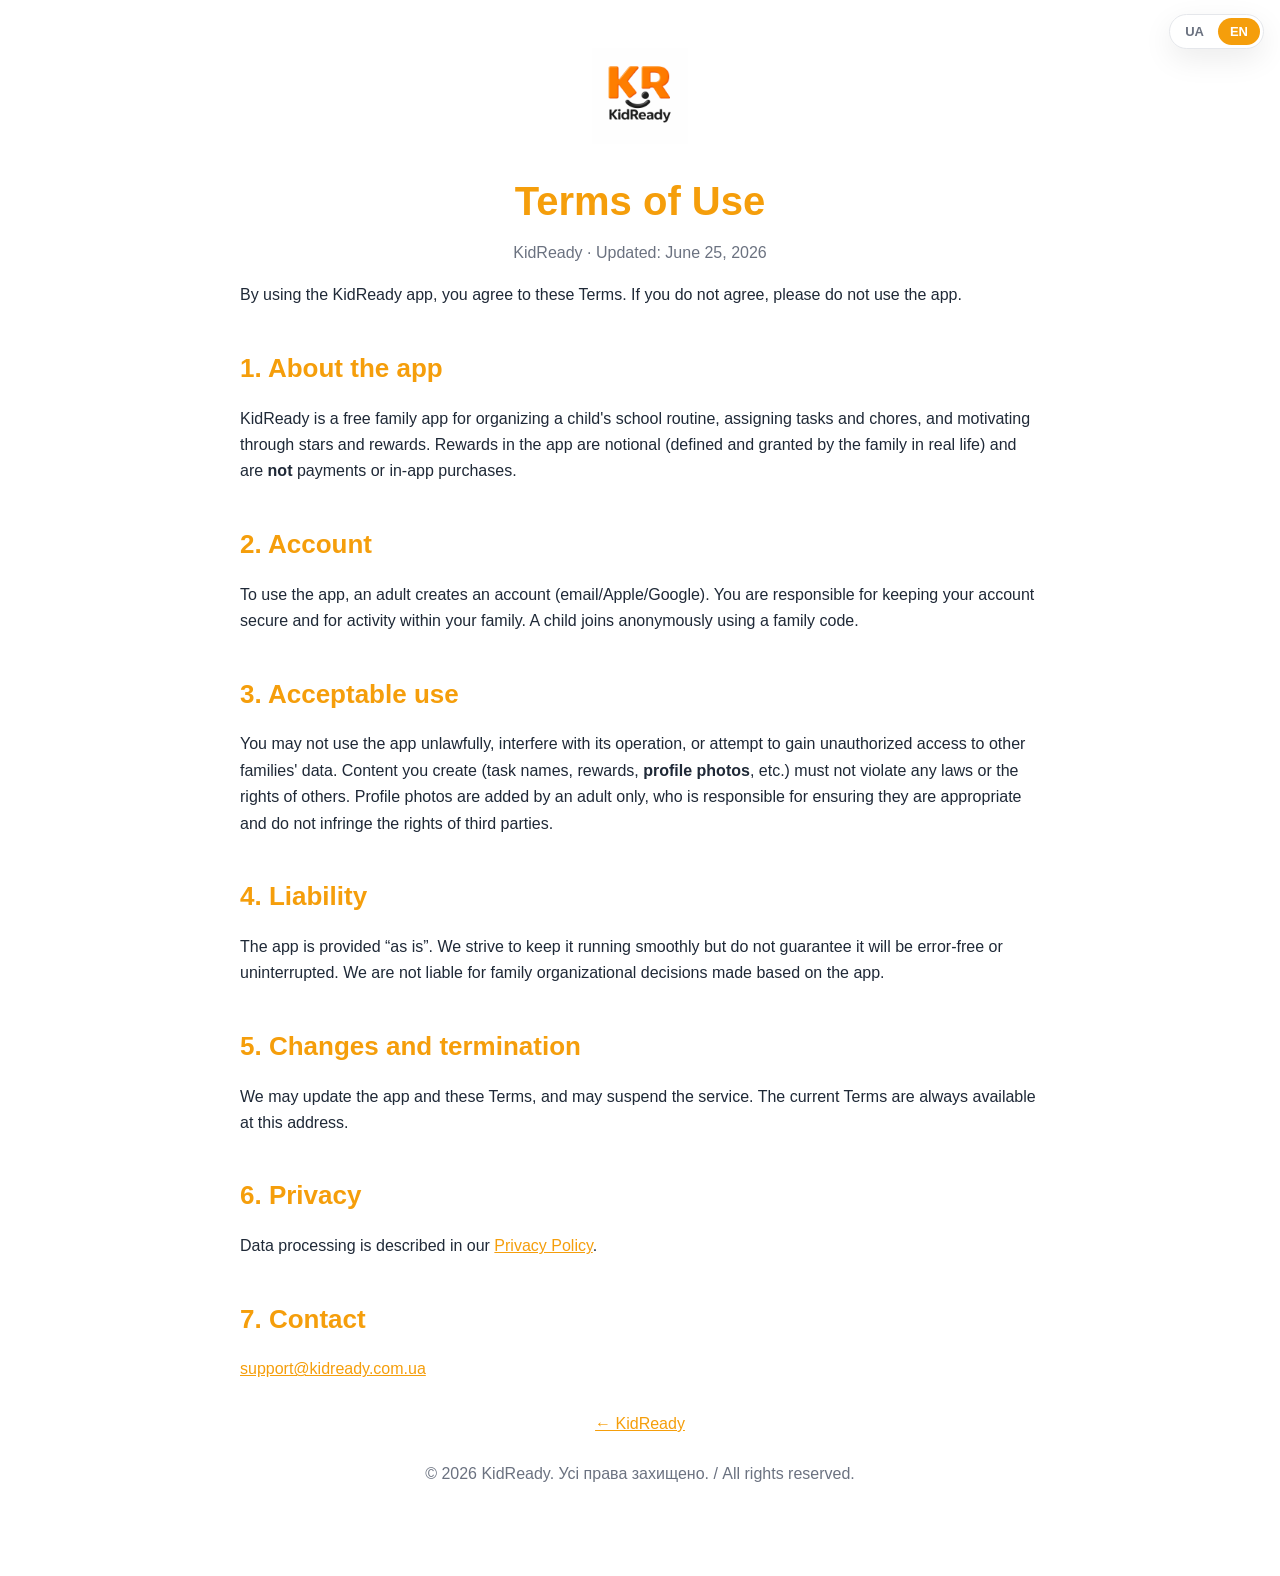
<file: terms.html>
<!doctype html>
<html lang="uk">
<head>
  <meta charset="utf-8" />
  <meta name="viewport" content="width=device-width, initial-scale=1, viewport-fit=cover" />
  <title>KidReady — Умови використання / Terms of Use</title>
  <meta name="description" content="Умови використання застосунку KidReady / KidReady Terms of Use" />
  <link rel="icon" type="image/png" href="assets/main_logo.png">
  <link rel="apple-touch-icon" href="assets/main_logo.png">
  <style>
    :root{ --brand:#f59e0b; --text:#121212; --muted:#6b7280; --bg:#fff; --radius:16px; }
    *{box-sizing:border-box}
    html,body{margin:0; background:var(--bg); color:var(--text);
      font:16px/1.65 -apple-system,BlinkMacSystemFont,"Segoe UI",Roboto,Inter,Helvetica,Arial,sans-serif;}
    .wrap{ width:min(800px,92vw); margin:0 auto; padding:40px 0 64px; }
    .logo{ display:block; width:96px; height:auto; margin:8px auto 24px; }
    h1{ color:var(--brand); font-size:clamp(28px,5vw,40px); text-align:center; margin:0 0 6px; }
    h2{ color:var(--brand); font-size:clamp(20px,3vw,26px); margin:38px 0 10px; }
    p,li{ color:#1f2937; }
    a{ color:var(--brand); }
    .muted{ color:var(--muted); text-align:center; margin:0 0 8px; }
    .sep{ height:1px; background:#eee; margin:48px 0; border:0; }
    footer{ text-align:center; color:var(--muted); padding:24px 0; }
    .back{ display:block; text-align:center; margin-top:28px; }
    .langsw{ position:fixed; top:14px; right:16px; z-index:20; display:flex; gap:2px;
      background:#fff; border:1px solid #e5e7eb; border-radius:999px; padding:3px; box-shadow:0 10px 30px rgba(0,0,0,.08); }
    .langsw button{ border:0; background:transparent; color:var(--muted); font-weight:800; font-size:13px;
      padding:6px 12px; border-radius:999px; cursor:pointer; }
    .langsw button.active{ background:var(--brand); color:#fff; }
    #en{ display:none; }
  </style>
</head>
<body>
  <div class="langsw" id="langsw">
    <button data-lang="uk" type="button">UA</button>
    <button data-lang="en" type="button">EN</button>
  </div>
  <div class="wrap">
    <a href="index.html" aria-label="KidReady — на головну"><img class="logo" src="assets/main_logo.png" alt="KidReady" /></a>

    <!-- ================= УКРАЇНСЬКА ================= -->
    <section id="uk">
      <h1>Умови використання</h1>
      <p class="muted">KidReady · Оновлено: 25 червня 2026 р.</p>

      <p>Користуючись застосунком KidReady, ви погоджуєтесь із цими Умовами. Якщо ви не згодні — будь ласка, не використовуйте застосунок.</p>

      <h2>1. Про застосунок</h2>
      <p>KidReady — безкоштовний сімейний застосунок для організації шкільних справ дитини, постановки завдань і доручень, мотивації через зірки та винагороди. Винагороди в застосунку є умовними (їх визначає й видає сім'я у реальному житті) і <strong>не є</strong> платежами чи покупками в застосунку.</p>

      <h2>2. Обліковий запис</h2>
      <p>Для користування дорослий створює обліковий запис (пошта/Apple/Google). Ви відповідаєте за збереження доступу до свого облікового запису та за дії в межах своєї родини. Дитина приєднується анонімно за сімейним кодом.</p>

      <h2>3. Прийнятне використання</h2>
      <p>Заборонено використовувати застосунок незаконно, втручатися в його роботу, намагатися отримати несанкціонований доступ до даних інших родин. Контент, який ви створюєте (назви завдань, винагород, <strong>фото профілю</strong> тощо), має не порушувати законів і прав інших осіб. Фото профілю додає лише дорослий і несе відповідальність за те, щоб воно було доречним і не порушувало прав третіх осіб.</p>

      <h2>4. Відповідальність</h2>
      <p>Застосунок надається «як є». Ми докладаємо зусиль для його безперебійної роботи, але не гарантуємо відсутність помилок чи перерв. Ми не несемо відповідальності за організаційні рішення родини, прийняті на основі застосунку.</p>

      <h2>5. Зміни та припинення</h2>
      <p>Ми можемо оновлювати застосунок та ці Умови, а також призупиняти роботу сервісу. Актуальні Умови завжди доступні за цією адресою.</p>

      <h2>6. Конфіденційність</h2>
      <p>Обробка даних описана в <a href="privacy.html">Політиці конфіденційності</a>.</p>

      <h2>7. Контакти</h2>
      <p><a href="mailto:support@kidready.com.ua">support@kidready.com.ua</a></p>
    </section>

    <!-- ================= ENGLISH ================= -->
    <section id="en">
      <h1>Terms of Use</h1>
      <p class="muted">KidReady · Updated: June 25, 2026</p>

      <p>By using the KidReady app, you agree to these Terms. If you do not agree, please do not use the app.</p>

      <h2>1. About the app</h2>
      <p>KidReady is a free family app for organizing a child's school routine, assigning tasks and chores, and motivating through stars and rewards. Rewards in the app are notional (defined and granted by the family in real life) and are <strong>not</strong> payments or in-app purchases.</p>

      <h2>2. Account</h2>
      <p>To use the app, an adult creates an account (email/Apple/Google). You are responsible for keeping your account secure and for activity within your family. A child joins anonymously using a family code.</p>

      <h2>3. Acceptable use</h2>
      <p>You may not use the app unlawfully, interfere with its operation, or attempt to gain unauthorized access to other families' data. Content you create (task names, rewards, <strong>profile photos</strong>, etc.) must not violate any laws or the rights of others. Profile photos are added by an adult only, who is responsible for ensuring they are appropriate and do not infringe the rights of third parties.</p>

      <h2>4. Liability</h2>
      <p>The app is provided “as is”. We strive to keep it running smoothly but do not guarantee it will be error-free or uninterrupted. We are not liable for family organizational decisions made based on the app.</p>

      <h2>5. Changes and termination</h2>
      <p>We may update the app and these Terms, and may suspend the service. The current Terms are always available at this address.</p>

      <h2>6. Privacy</h2>
      <p>Data processing is described in our <a href="privacy.html">Privacy Policy</a>.</p>

      <h2>7. Contact</h2>
      <p><a href="mailto:support@kidready.com.ua">support@kidready.com.ua</a></p>
    </section>

    <a class="back" href="index.html">← KidReady</a>
    <footer>© 2026 KidReady. Усі права захищено. / All rights reserved.</footer>
  </div>
  <script>
    (function(){
      let lang = localStorage.getItem('kr_lang') ||
        ((navigator.language||'uk').toLowerCase().startsWith('uk') ? 'uk' : 'en');
      function apply(l){
        lang = l; localStorage.setItem('kr_lang', l);
        document.documentElement.lang = l;
        document.getElementById('uk').style.display = l === 'uk' ? 'block' : 'none';
        document.getElementById('en').style.display = l === 'en' ? 'block' : 'none';
        document.querySelectorAll('#langsw button').forEach(b => b.classList.toggle('active', b.dataset.lang === l));
      }
      document.querySelectorAll('#langsw button').forEach(b =>
        b.addEventListener('click', () => apply(b.dataset.lang)));
      apply(lang);
    })();
  </script>
</body>
</html>
</file>
<file: styles.css>
/* KidReady — лендос. Чистий CSS, без збірки. */
:root{
  --brand:#f59e0b;
  --brand-dark:#d97706;
  --ink:#1f2937;
  --ink-strong:#121212;
  --muted:#6b7280;
  --cream:#fff8ee;
  --cream-2:#ffedd5;
  --card:#ffffff;
  --radius:22px;
  --shadow:0 18px 50px rgba(180,120,20,.12);
  --shadow-soft:0 10px 30px rgba(0,0,0,.06);
  --maxw:1120px;
}
*{box-sizing:border-box}
html{scroll-behavior:smooth}
body{
  margin:0;
  color:var(--ink);
  font-family:"Nunito",-apple-system,BlinkMacSystemFont,"Segoe UI",Roboto,Helvetica,Arial,sans-serif;
  font-size:17px; line-height:1.6;
  background:linear-gradient(180deg,#fffaf2 0%,#fff4e2 40%,#fff8ee 100%);
  overflow-x:hidden;
}
img{display:block;max-width:100%}
a{color:var(--brand-dark);text-decoration:none}
.wrap{width:min(var(--maxw),92vw);margin:0 auto}
h1,h2,h3{font-weight:900;line-height:1.1;color:var(--ink-strong);margin:0 0 .4em}
h1{font-size:clamp(34px,6vw,62px);letter-spacing:-.02em}
h2{font-size:clamp(26px,4.2vw,44px);letter-spacing:-.02em}
h3{font-size:clamp(19px,2.4vw,24px)}
p{margin:0 0 1em}
.lead{font-size:clamp(17px,2.2vw,21px);color:#374151}
.eyebrow{display:inline-block;font-weight:900;letter-spacing:.12em;text-transform:uppercase;
  font-size:13px;color:var(--brand-dark);background:rgba(245,158,11,.13);
  padding:7px 14px;border-radius:999px;margin-bottom:16px}
.center{text-align:center}
section{padding:clamp(56px,9vw,110px) 0}

/* перемикач мов */
.lang{position:fixed;top:14px;right:16px;z-index:50;display:flex;gap:2px;
  background:rgba(255,255,255,.9);backdrop-filter:blur(10px);
  border:1px solid #f0e3cf;border-radius:999px;padding:4px;box-shadow:var(--shadow-soft)}
.lang button{border:0;background:transparent;color:var(--muted);font-weight:900;font-size:13px;
  padding:7px 14px;border-radius:999px;cursor:pointer;font-family:inherit}
.lang button.active{background:var(--brand);color:#fff}

/* кнопки/бейджі */
.btn-row{display:flex;gap:14px;flex-wrap:wrap}
.store{display:inline-flex;align-items:center;gap:12px;background:#15110b;color:#fff;
  border-radius:16px;padding:11px 20px;min-width:200px;box-shadow:var(--shadow-soft);
  transition:transform .2s ease, box-shadow .2s ease;cursor:pointer}
.store:hover{transform:translateY(-3px);box-shadow:0 16px 36px rgba(0,0,0,.18)}
.store svg{width:28px;height:28px;flex:0 0 auto}
.store small{display:block;font-size:11px;opacity:.85;font-weight:700;line-height:1.1}
.store b{display:block;font-size:18px;font-weight:900;line-height:1.15}

/* HERO */
.hero{position:relative;padding-top:clamp(70px,11vw,130px);overflow:hidden}
.hero-grid{display:grid;grid-template-columns:1.05fr .95fr;gap:40px;align-items:center}
.hero .logo{display:flex;align-items:center;gap:12px;margin-bottom:22px}
.hero .logo img{width:54px;height:auto}
.hero .logo span{font-weight:900;font-size:24px;color:var(--ink-strong)}
.hero h1 .accent{color:var(--brand)}
.hero .sub{max-width:30ch;margin-bottom:26px}
.hero-cta-note{font-size:13px;color:var(--muted);margin-top:14px}
.hero-art{position:relative;display:flex;justify-content:center}
/* Редіки навколо */
.redik{position:absolute;width:clamp(64px,9vw,110px);pointer-events:none;
  filter:drop-shadow(0 12px 24px rgba(0,0,0,.14));z-index:3}
.redik.r1{top:-10px;left:-2%}
.redik.r2{top:8%;right:-4%}
.redik.r3{bottom:4%;left:-6%}
.redik.r4{bottom:-6%;right:2%}
.float{animation:float 5s ease-in-out infinite}
.float.d1{animation-delay:-1.4s}
.float.d2{animation-delay:-2.6s}
.float.d3{animation-delay:-.7s}
@keyframes float{0%,100%{transform:translateY(-8px)}50%{transform:translateY(10px)}}

/* МОКАП ТЕЛЕФОНА */
.phone{width:min(310px,78vw);aspect-ratio:1320/2868;background:#111;border-radius:42px;
  padding:11px;box-shadow:0 30px 70px rgba(120,80,10,.28);position:relative;z-index:2}
.phone::before{content:"";position:absolute;top:16px;left:50%;transform:translateX(-50%);
  width:34%;height:22px;background:#111;border-radius:0 0 16px 16px;z-index:4}
.phone img{width:100%;height:100%;object-fit:cover;border-radius:32px;background:#fde8c8}
.phone.tilt{transform:rotate(3deg)}

/* TRUST STRIP */
.trust{padding:0}
.trust .wrap{display:flex;flex-wrap:wrap;justify-content:center;gap:14px 30px;
  background:#fff;border:1px solid #f3e6d2;border-radius:var(--radius);
  padding:22px 26px;box-shadow:var(--shadow-soft)}
.trust .item{display:flex;align-items:center;gap:9px;font-weight:800;color:#374151}
.trust .item span.ic{font-size:22px}

/* STEPS */
.steps-grid{display:grid;grid-template-columns:repeat(3,1fr);gap:22px;margin-top:36px}
.step{background:#fff;border:1px solid #f3e6d2;border-radius:var(--radius);padding:28px 24px;
  box-shadow:var(--shadow-soft);position:relative}
.step .num{width:42px;height:42px;border-radius:50%;background:var(--brand);color:#fff;
  font-weight:900;display:grid;place-items:center;margin-bottom:14px;font-size:18px}

/* FEATURES (sticky phone) */
.features-grid{display:grid;grid-template-columns:1fr 1fr;gap:40px;align-items:start}
.features-sticky{position:sticky;top:0;height:100vh;display:flex;align-items:center;justify-content:center}
.feature-block{min-height:64vh;display:flex;flex-direction:column;justify-content:center}
.feature-block .card{background:#fff;border:1px solid #f3e6d2;border-radius:var(--radius);
  padding:30px;box-shadow:var(--shadow)}
.feature-block .emoji{font-size:40px;margin-bottom:10px}
.feature-phone{display:none} /* видно лише на мобілці */
.feature-phone .phone{margin:18px auto 0}

/* TWO WORLDS */
.worlds{display:grid;grid-template-columns:1fr 1fr;gap:24px;margin-top:36px}
.world{border-radius:26px;padding:32px;color:#fff;box-shadow:var(--shadow)}
.world.parents{background:linear-gradient(150deg,#fb923c,#d97706)}
.world.kids{background:linear-gradient(150deg,#38bdf8,#2563eb)}
.world h3{color:#fff}
.world ul{margin:14px 0 0;padding-left:20px}
.world li{margin-bottom:8px;font-weight:700}

/* COLLECTION */
.coll{display:flex;gap:22px;justify-content:center;align-items:flex-end;flex-wrap:wrap;margin-top:30px}
.coll img{height:clamp(110px,17vw,150px);width:auto;align-self:flex-end;
  filter:drop-shadow(0 12px 22px rgba(0,0,0,.14));transition:transform .3s ease}
.coll img:hover{transform:translateY(-10px) scale(1.06)}
.stats{display:flex;gap:40px;justify-content:center;flex-wrap:wrap;margin-top:42px}
.stat .n{font-size:clamp(34px,6vw,54px);font-weight:900;color:var(--brand);line-height:1}
.stat .l{color:var(--muted);font-weight:800}

/* PRIVACY */
.privacy .wrap{background:#fff;border:1px solid #f3e6d2;border-radius:26px;
  padding:clamp(28px,5vw,48px);box-shadow:var(--shadow-soft);text-align:center}
.privacy .pills{display:flex;gap:12px;flex-wrap:wrap;justify-content:center;margin-top:18px}
.pill{background:rgba(245,158,11,.12);color:var(--brand-dark);font-weight:800;
  padding:9px 16px;border-radius:999px}

/* CTA + QR (м'який, не чорний) */
.cta .wrap{background:linear-gradient(150deg,#fff3df,#ffe6c2);border:1px solid #f6dcb4;
  border-radius:30px;padding:clamp(34px,6vw,64px);text-align:center;box-shadow:var(--shadow)}
.appcards{display:flex;gap:clamp(22px,5vw,60px);justify-content:center;align-items:flex-start;
  flex-wrap:wrap;margin-top:30px}
.appcard{display:flex;flex-direction:column;align-items:center;gap:14px}
.appcard .store{width:230px;max-width:100%}
.qr-wrap{position:relative;width:clamp(150px,20vw,180px)}
.qr{width:100%;aspect-ratio:1;border-radius:20px;background:#fffdf9;padding:14px;box-sizing:border-box;
  box-shadow:var(--shadow-soft);overflow:hidden;border:1px solid #f1e4cf}
.qr svg{width:100%;height:100%;display:block;filter:blur(3px);opacity:.5}
img.qr{display:block;object-fit:contain;padding:4px}
.qr-badge{position:absolute;inset:0;display:grid;place-items:center;pointer-events:none}
.qr-badge span{background:var(--brand);color:#fff;font-weight:900;font-size:13px;
  letter-spacing:.06em;text-transform:uppercase;padding:8px 16px;border-radius:999px;
  box-shadow:0 8px 20px rgba(245,158,11,.4)}
.appcard .cap{color:var(--muted);font-size:12px;letter-spacing:.12em;text-transform:uppercase;font-weight:800}

/* FOOTER */
footer{padding:40px 0;text-align:center;color:var(--muted);border-top:1px solid #f1e4cf}
footer a{color:var(--muted);font-weight:700}
footer .flogo{width:48px;margin:0 auto 12px}

/* REVEAL */
.reveal{opacity:0;transform:translateY(34px);transition:opacity .7s ease,transform .7s ease}
.reveal.in{opacity:1;transform:none}
.reveal.d1{transition-delay:.1s}.reveal.d2{transition-delay:.2s}.reveal.d3{transition-delay:.3s}

/* ПЛАНШЕТ/МОБІЛКА */
@media (max-width:900px){
  .hero-grid{grid-template-columns:1fr;text-align:center}
  .hero .logo{justify-content:center}
  .hero .sub{margin-left:auto;margin-right:auto}
  .hero .btn-row{justify-content:center}
  .hero-art{margin-top:30px}
  .steps-grid{grid-template-columns:1fr}
  .worlds{grid-template-columns:1fr}
  .features-grid{grid-template-columns:1fr}
  .features-sticky{display:none}
  .feature-block{min-height:auto;margin-bottom:30px}
  .feature-phone{display:block}
}
@media (prefers-reduced-motion:reduce){
  .float{animation:none}
  .reveal{transition:none;opacity:1;transform:none}
  html{scroll-behavior:auto}
}
</file>
